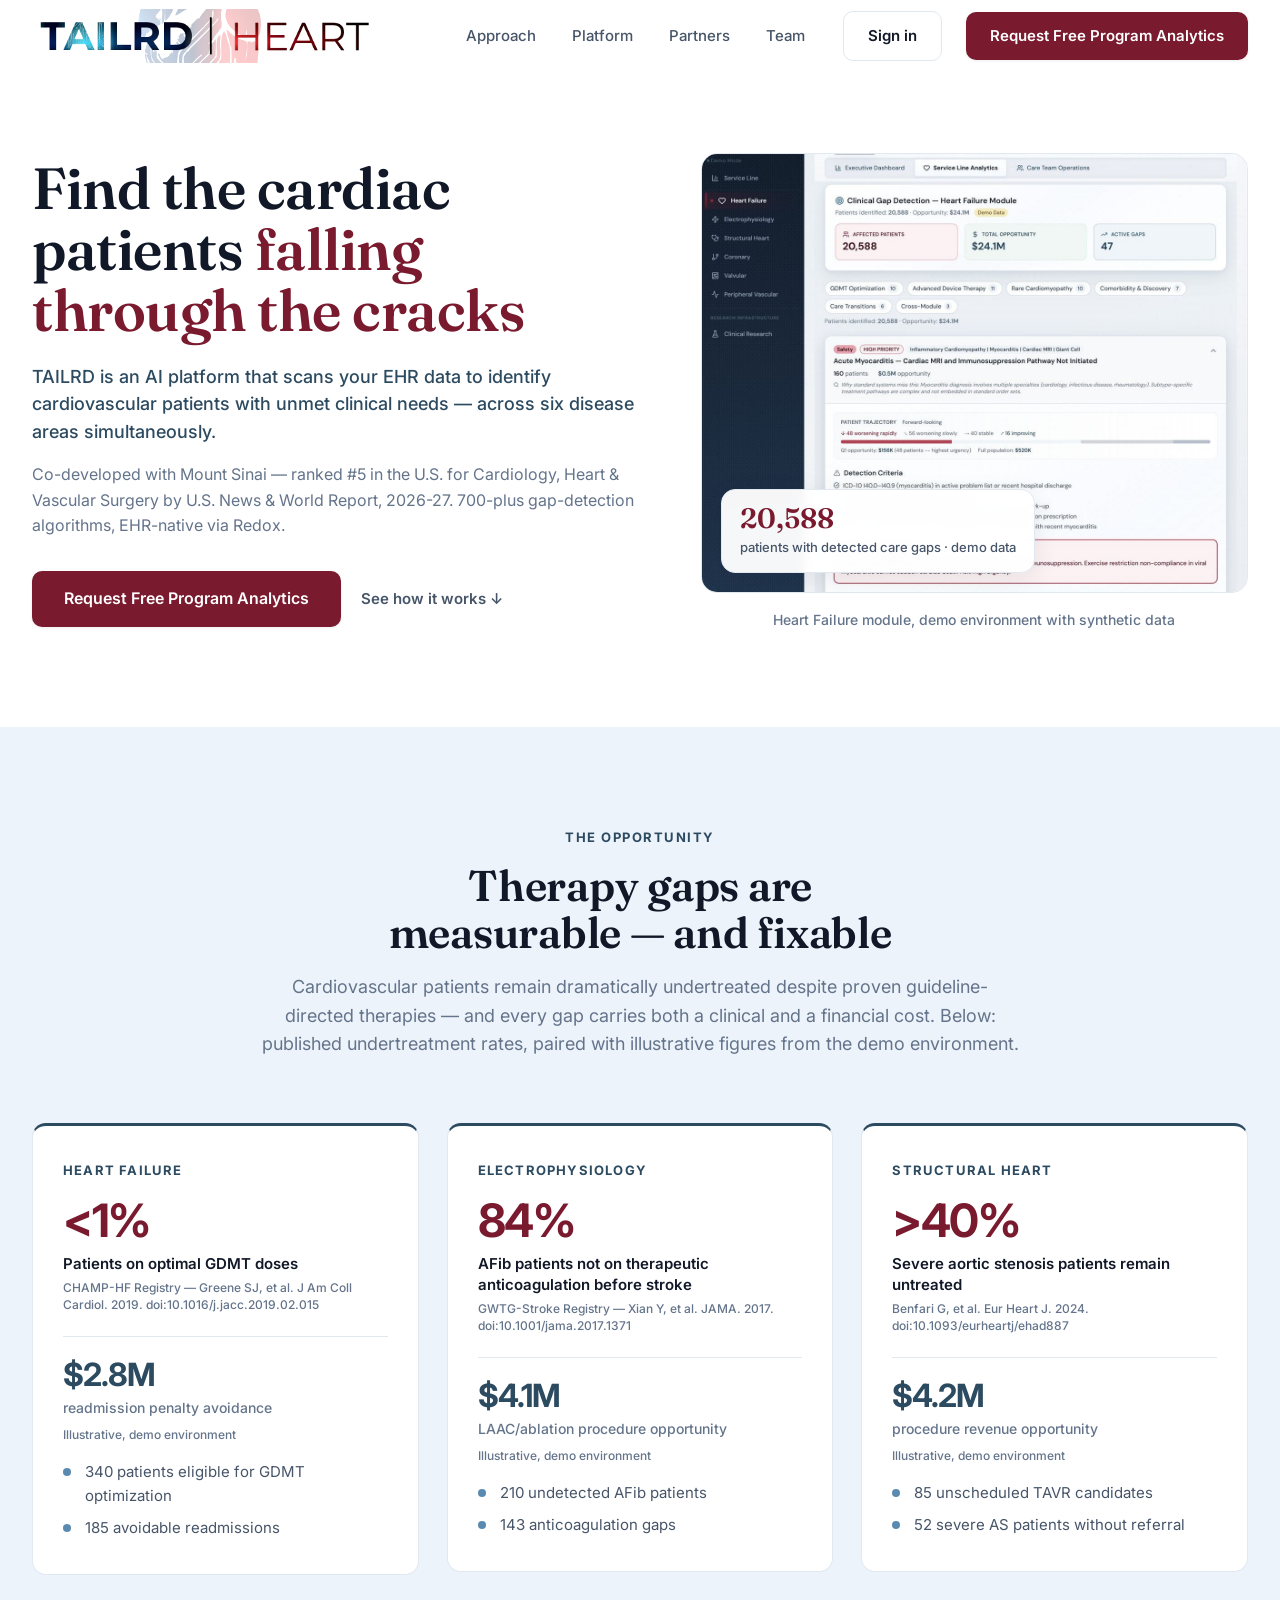
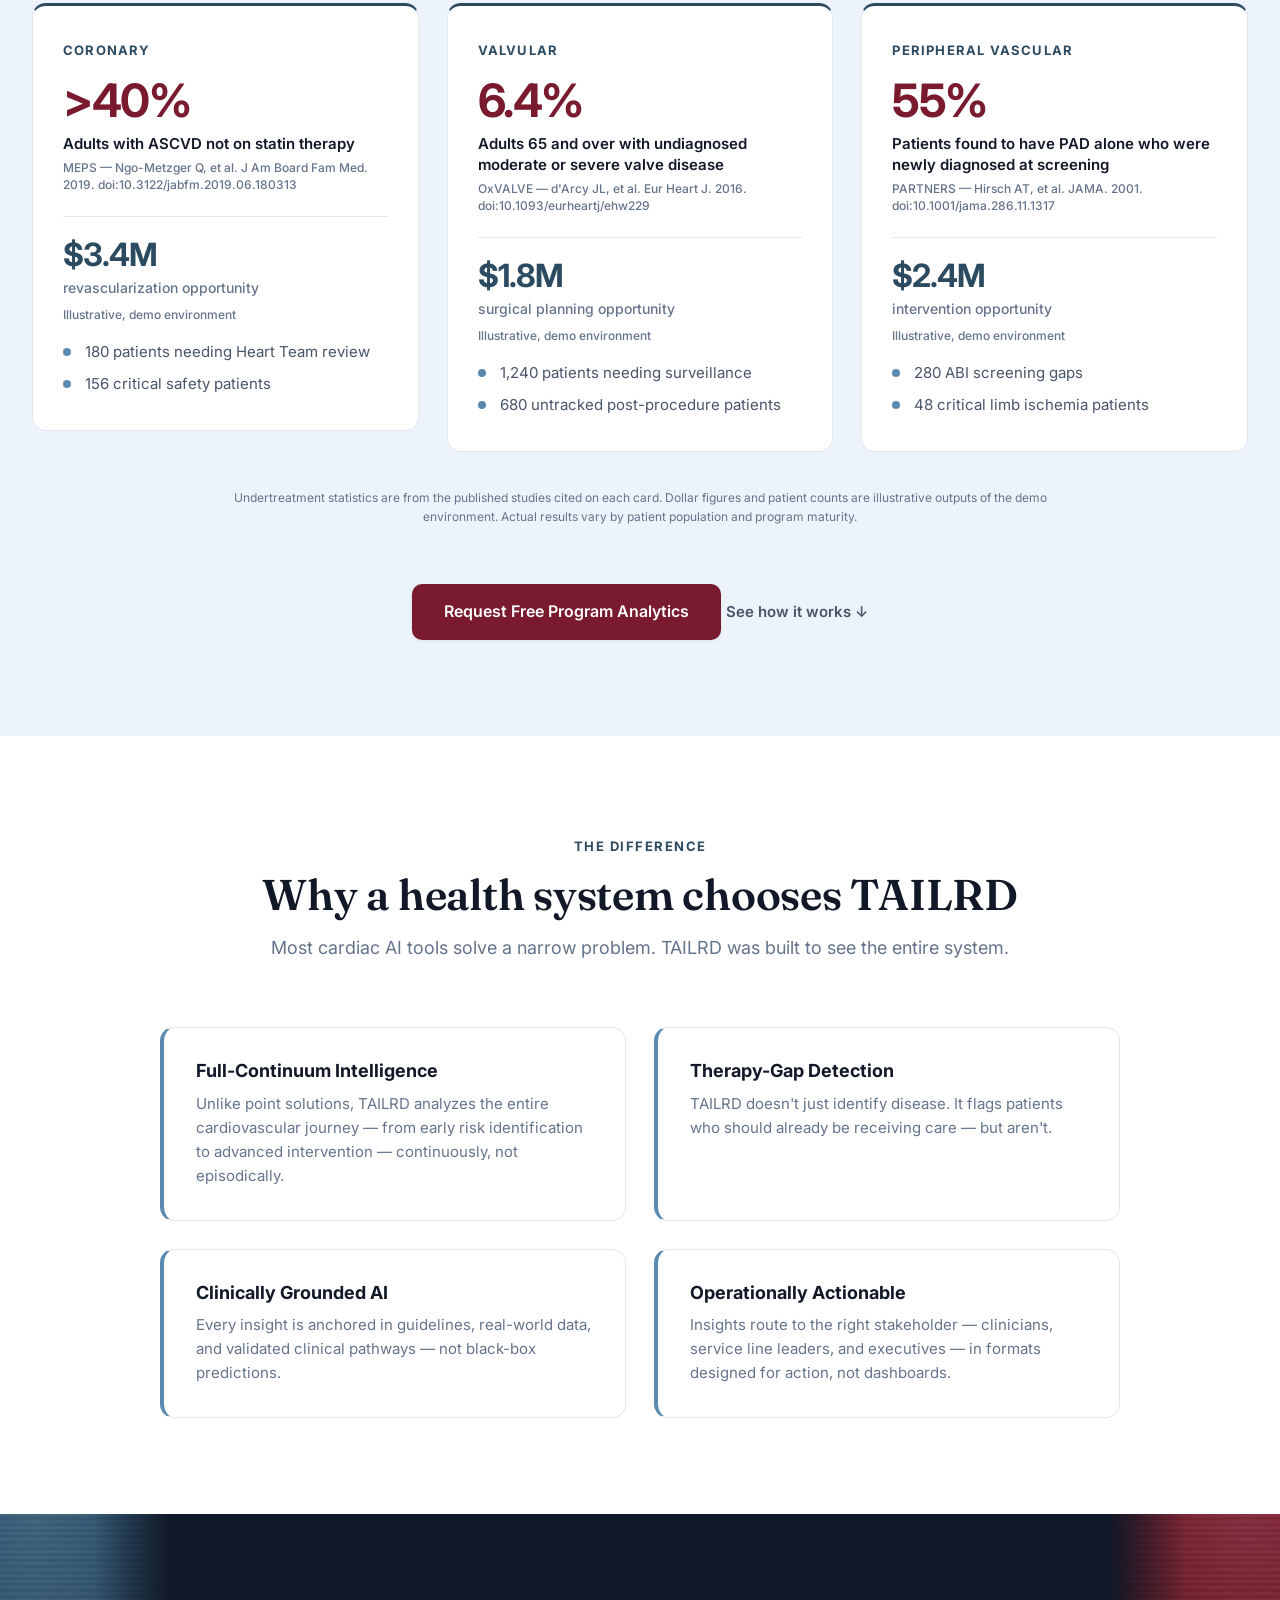
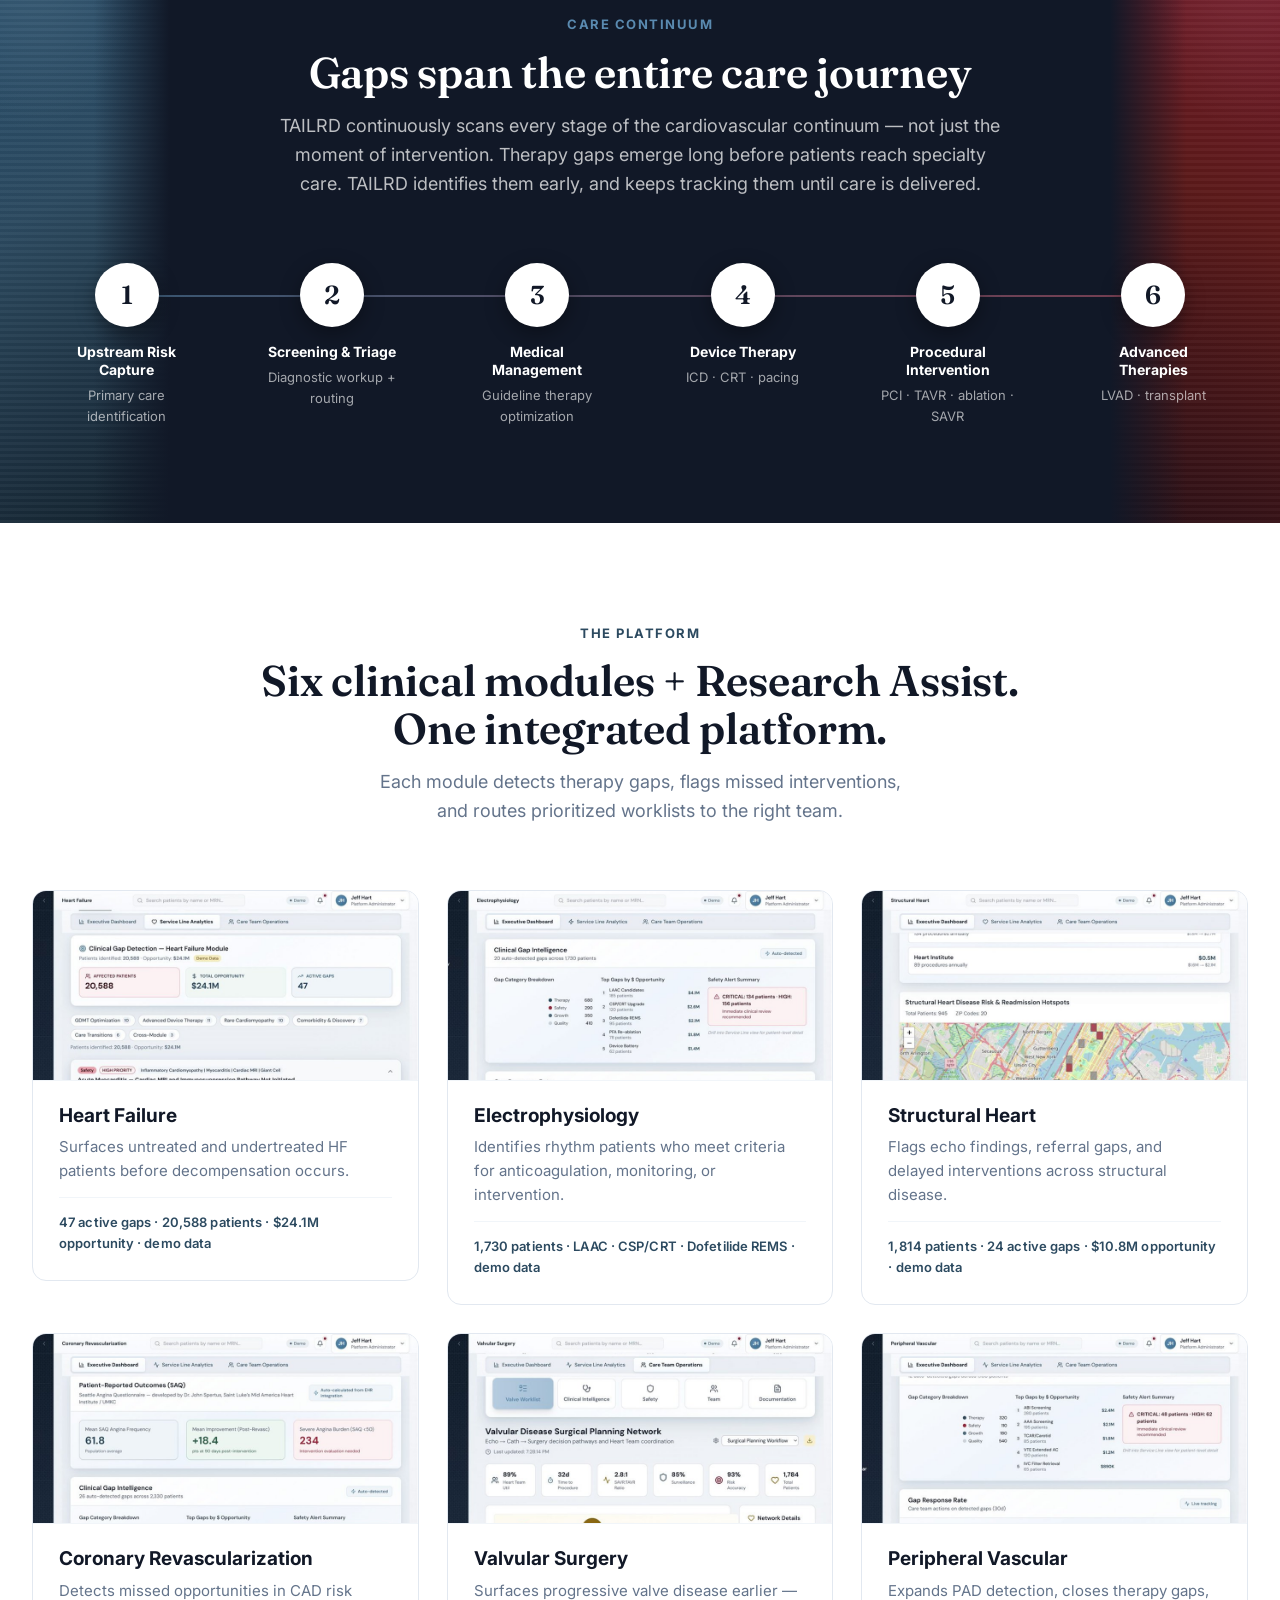
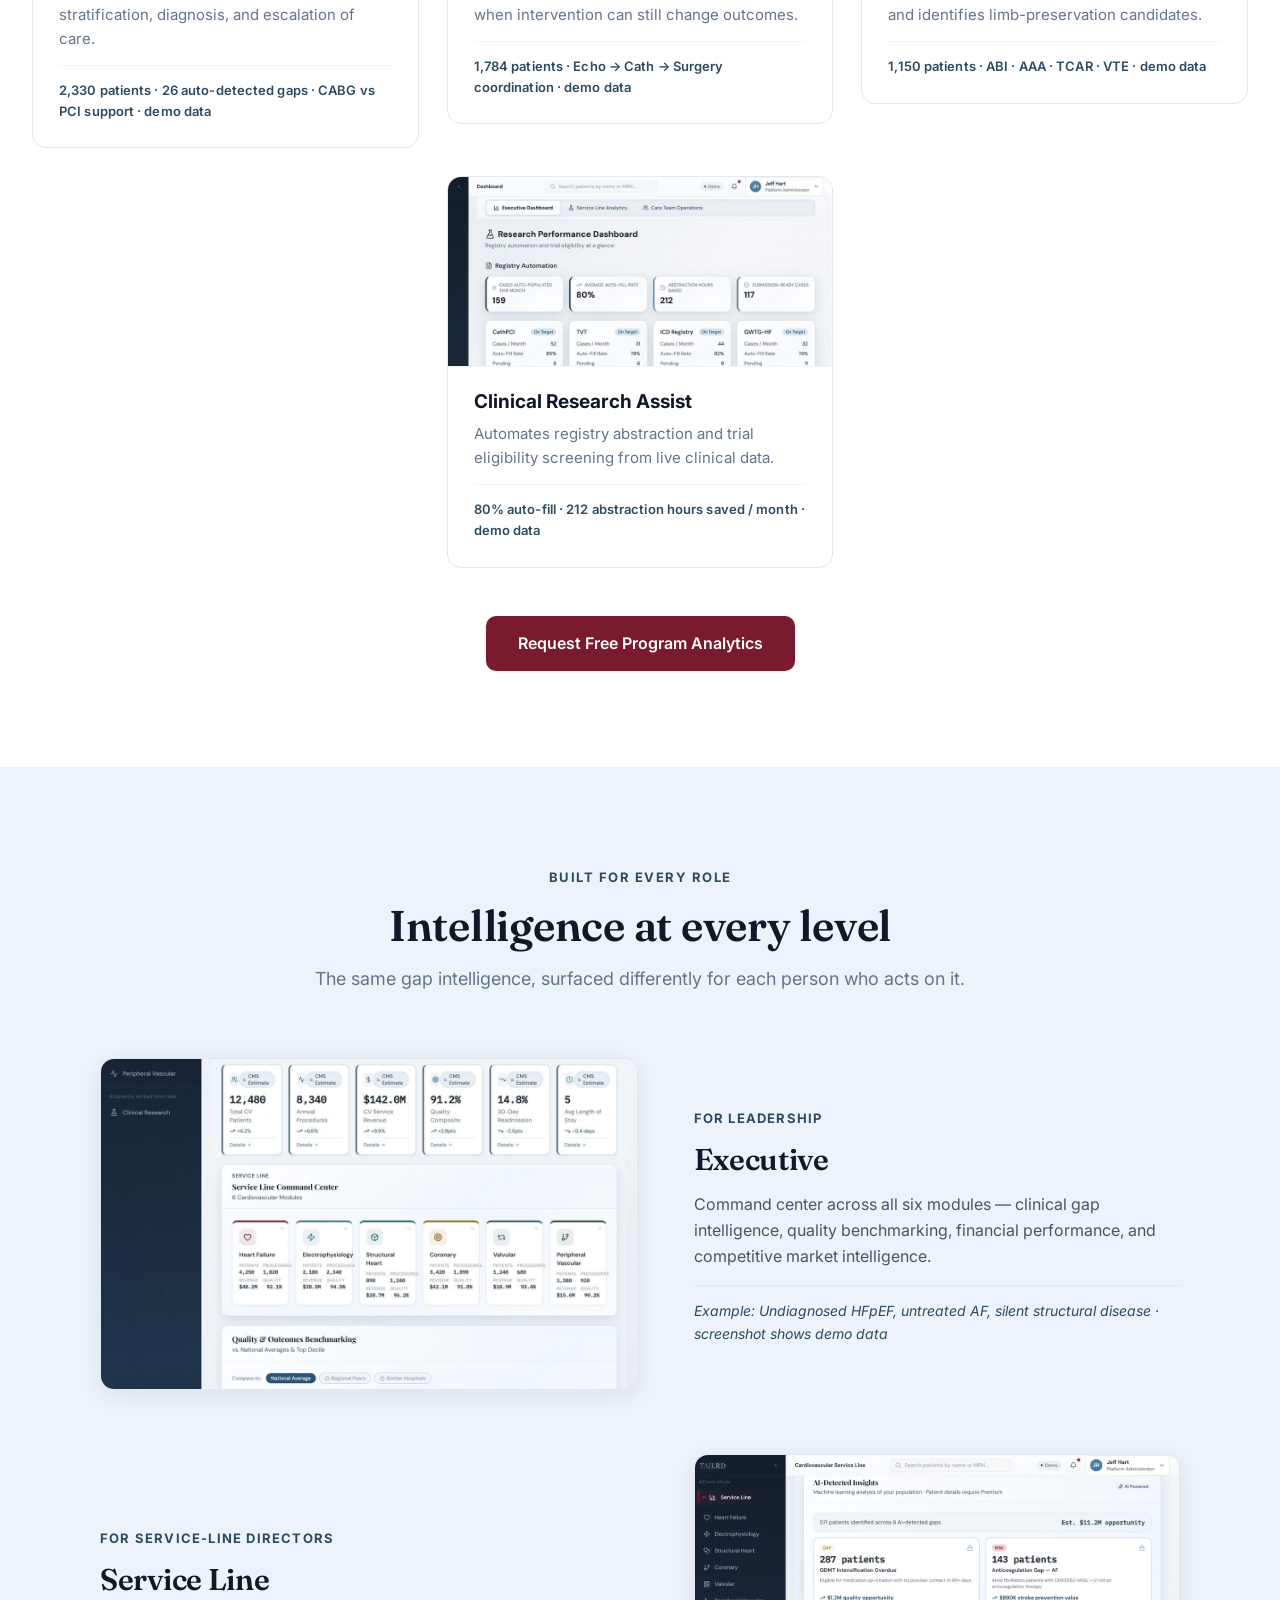
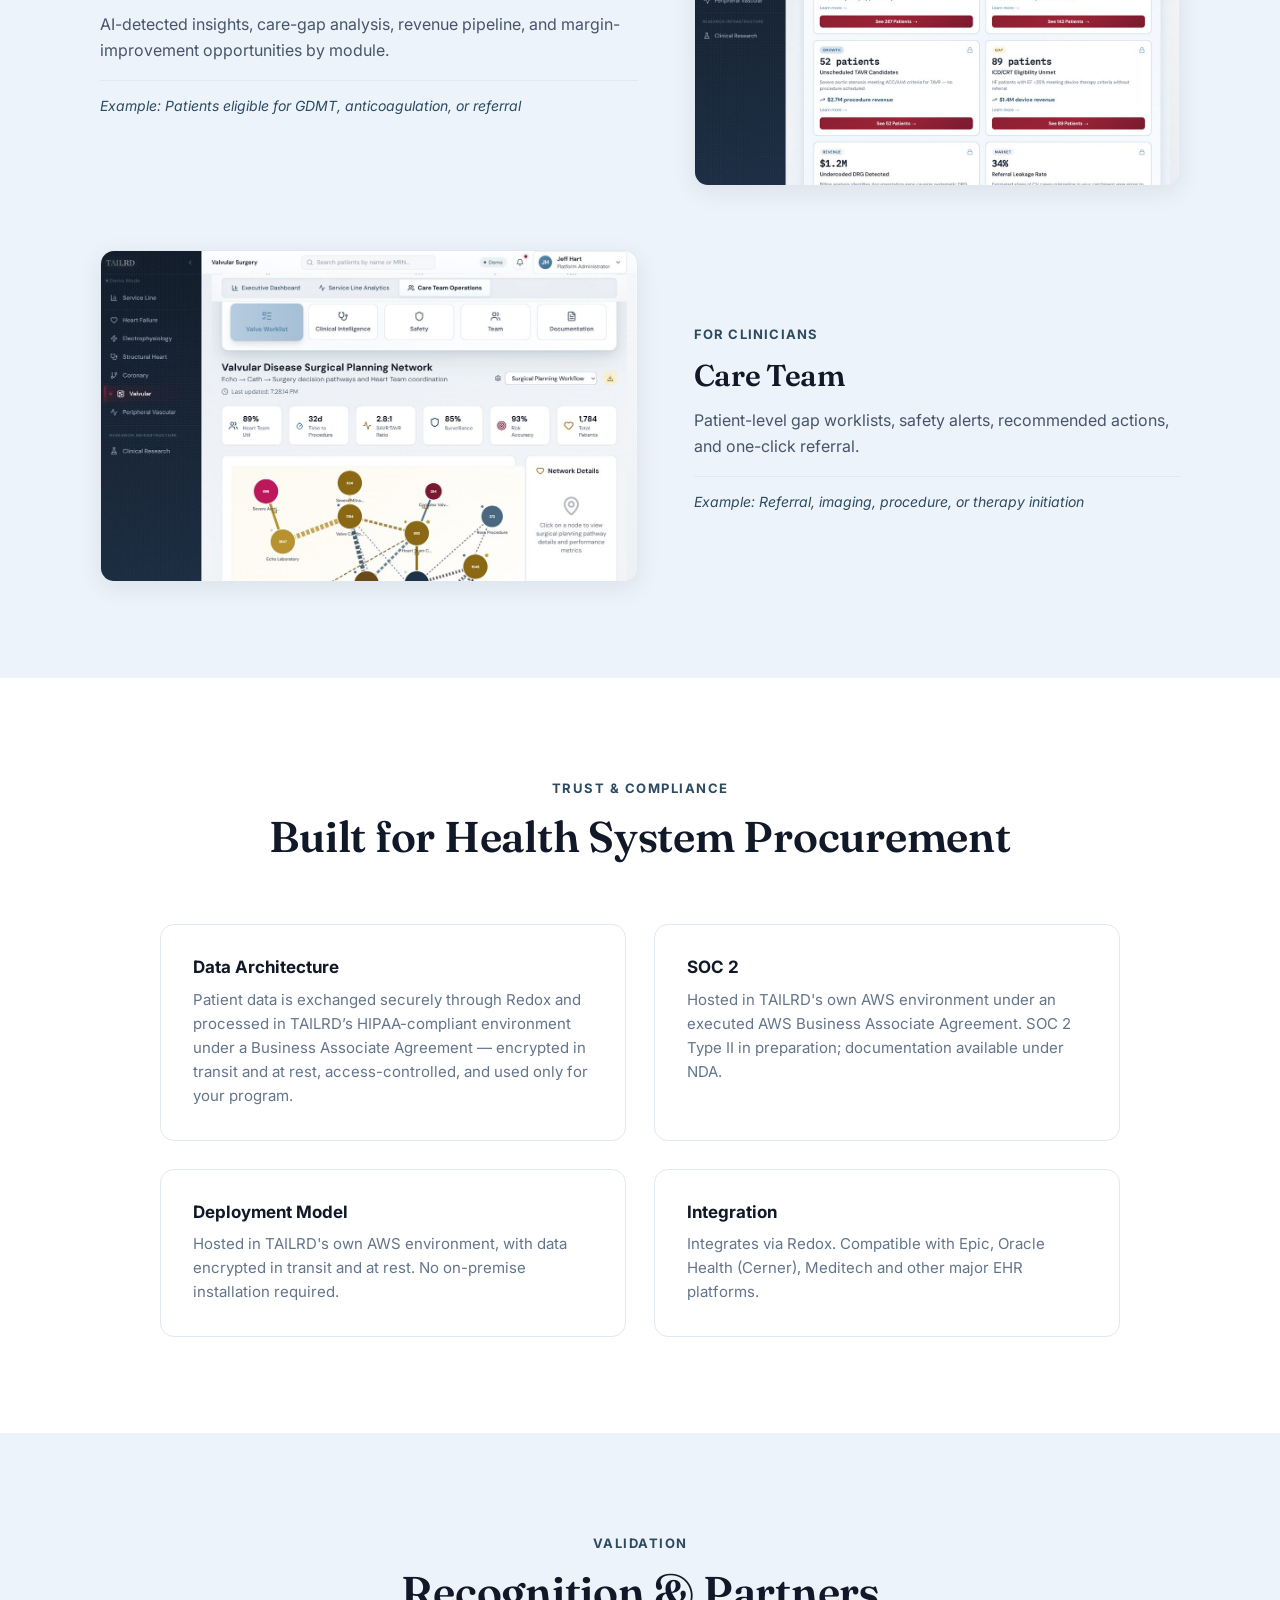
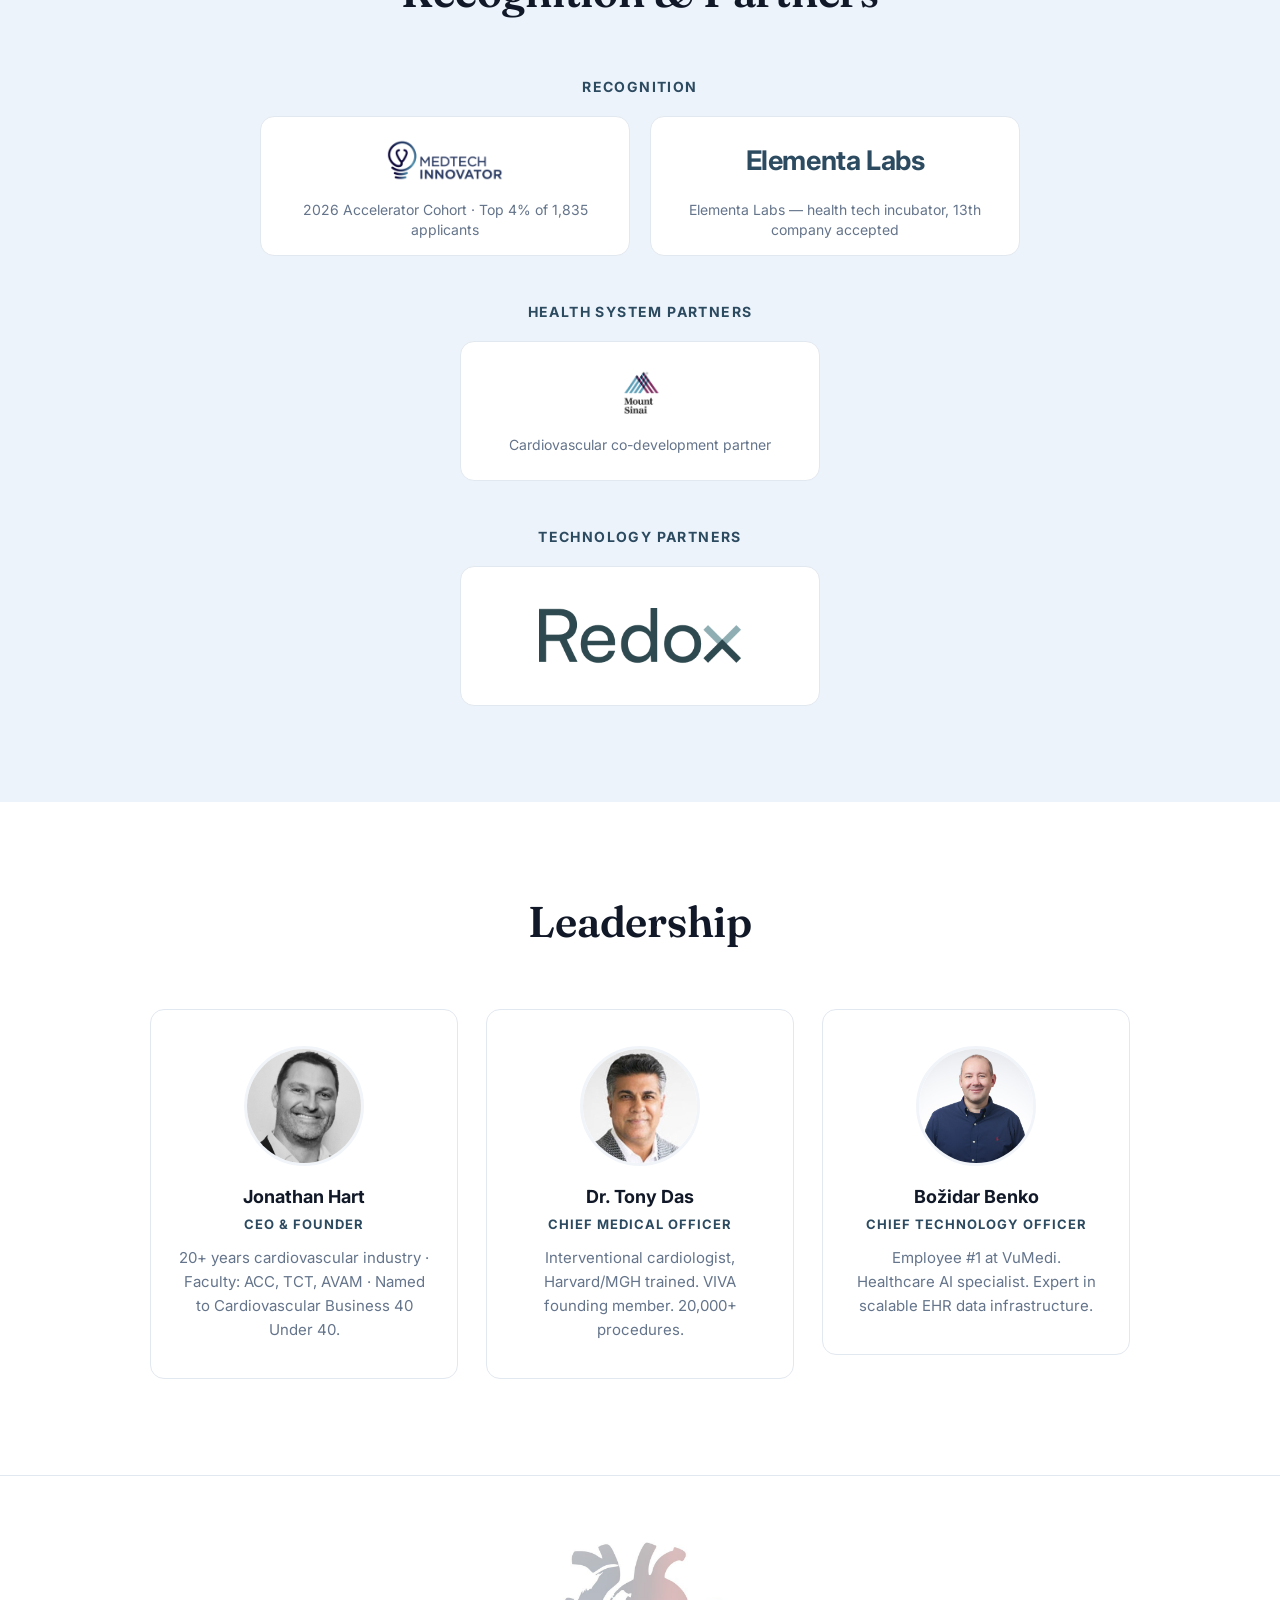
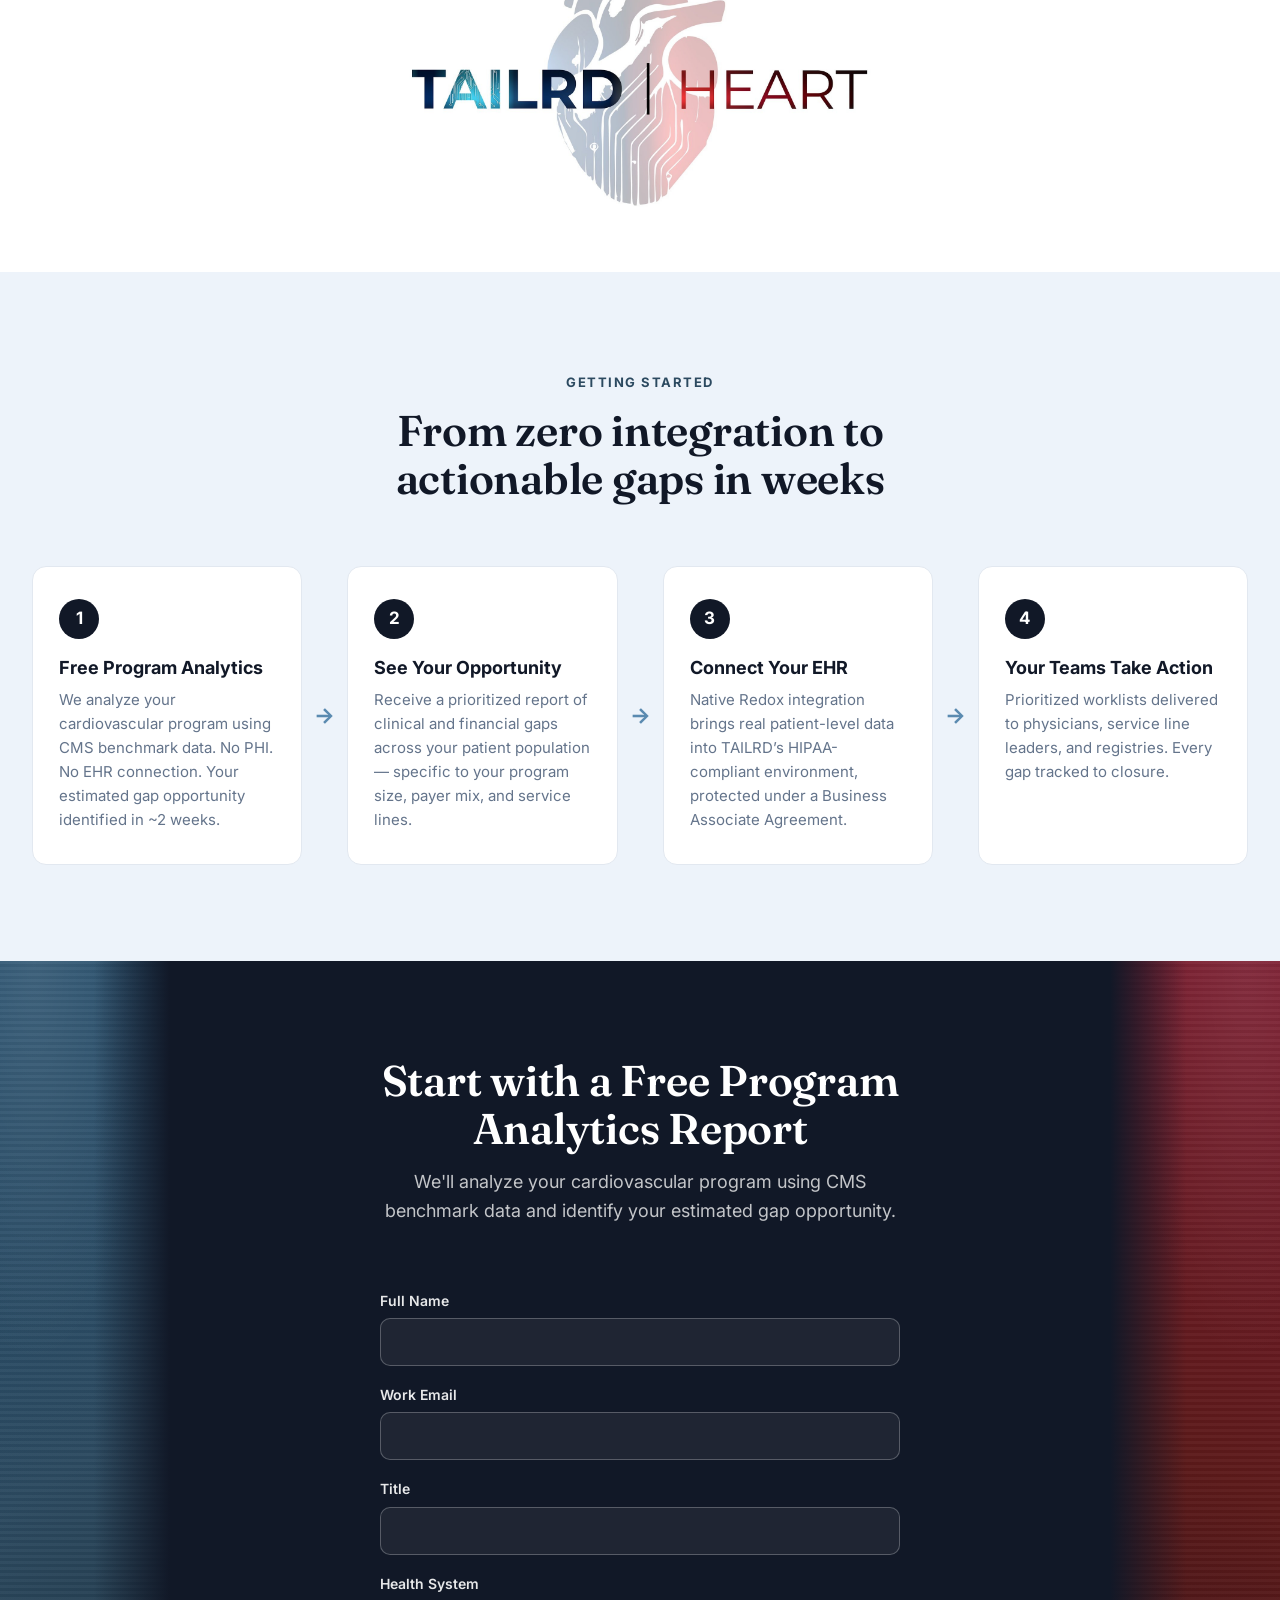
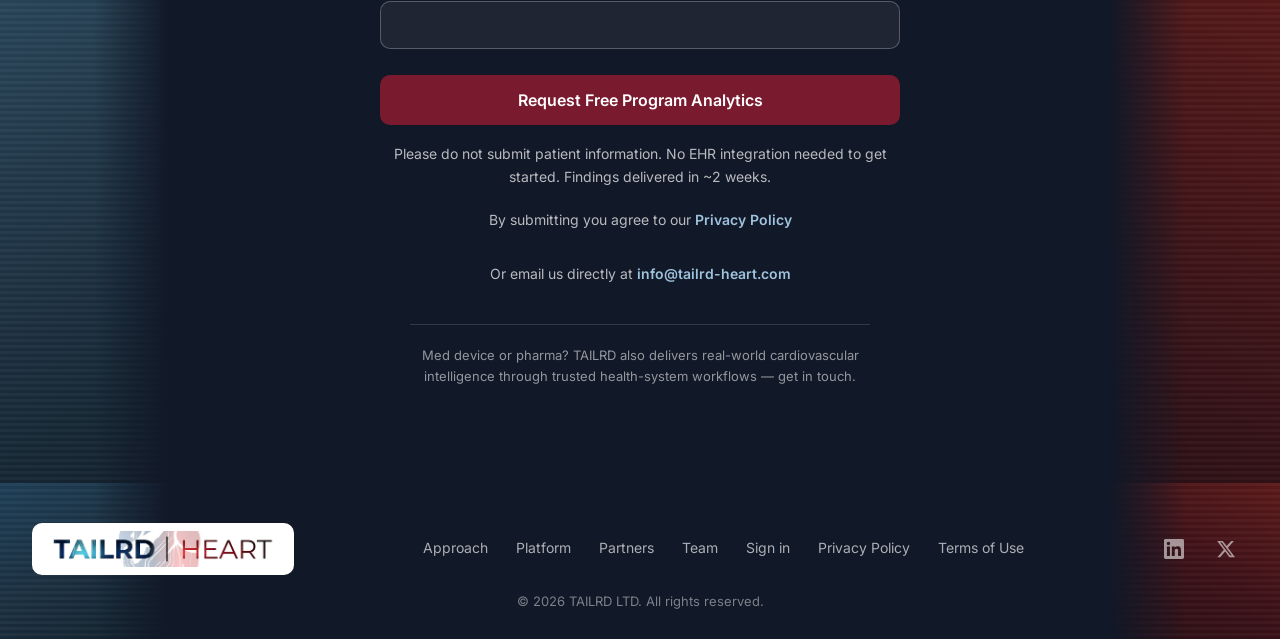
<file: index.html>
<!DOCTYPE html>
<html lang="en">
<head>
<meta charset="utf-8">
<meta name="viewport" content="width=device-width, initial-scale=1.0">
<title>TAILRD | Cardiovascular AI Platform for Health Systems</title>
<meta name="description" content="TAILRD identifies cardiovascular patients falling through the cracks — 700-plus gap detection algorithms across Heart Failure, EP, Structural Heart, Coronary, Valvular, and Peripheral Vascular. EHR-native via Redox.">
<meta property="og:title" content="TAILRD | Cardiovascular AI Platform">
<meta property="og:description" content="Find the cardiac patients falling through the cracks. 700-plus algorithms. 6 clinical modules. EHR-native.">
<meta property="og:image" content="https://tailrd-heart.com/assets/logo.png">
<meta property="og:image:alt" content="TAILRD | Heart logo">
<meta property="og:url" content="https://tailrd-heart.com">
<meta property="og:type" content="website">
<meta property="og:site_name" content="TAILRD | Heart">
<meta name="twitter:card" content="summary_large_image">
<meta name="twitter:title" content="TAILRD | Cardiovascular AI Platform">
<meta name="twitter:description" content="Find the cardiac patients falling through the cracks.">
<meta name="twitter:image" content="https://tailrd-heart.com/assets/logo.png">
<link rel="canonical" href="https://tailrd-heart.com">
<link rel="icon" type="image/png" href="assets/favicon.png">
<link rel="preconnect" href="https://fonts.googleapis.com">
<link rel="preconnect" href="https://fonts.gstatic.com" crossorigin>
<link href="https://fonts.googleapis.com/css2?family=Fraunces:opsz,wght@9..144,400;9..144,500;9..144,600;9..144,700&family=Inter:wght@400;500;600;700&display=swap" rel="stylesheet">
<link rel="stylesheet" href="style.css?v=27">
<script type="application/ld+json">
{
  "@context": "https://schema.org",
  "@type": "Organization",
  "name": "TAILRD | Heart",
  "legalName": "TAILRD LTD",
  "url": "https://tailrd-heart.com",
  "logo": "https://tailrd-heart.com/assets/logo.png",
  "sameAs": [
    "https://www.linkedin.com/company/tailrd-heart",
    "https://x.com/TAILRD_Heart"
  ]
}
</script>
<script async src="https://www.googletagmanager.com/gtag/js?id=G-D26WJ9THJ6"></script>
<script>
  window.dataLayer = window.dataLayer || [];
  function gtag(){dataLayer.push(arguments);}
  gtag('js', new Date());
  gtag('config', 'G-D26WJ9THJ6');
</script>
</head>
<body>

<!-- 1. Navigation -->
<header id="top">
  <nav class="nav" aria-label="Primary">
    <div class="container nav-inner">
      <a class="nav-brand" href="#top" aria-label="TAILRD Heart — home">
        <img class="nav-logo" src="assets/logo-horizontal.png" alt="TAILRD | Heart">
      </a>
      <ul class="nav-links" role="list">
        <li><a href="#approach">Approach</a></li>
        <li><a href="#platform">Platform</a></li>
        <li><a href="#partners">Partners</a></li>
        <li><a href="#team">Team</a></li>
      </ul>
      <a class="btn btn-outline nav-cta-btn" href="https://app.tailrd-heart.com/">Sign in</a>
      <a class="btn btn-crimson nav-cta-btn" href="#contact">Request Free Program Analytics</a>
      <button class="nav-toggle" aria-label="Open menu" aria-expanded="false" aria-controls="mobile-menu">
        <span></span><span></span><span></span>
      </button>
    </div>
    <div class="nav-mobile" id="mobile-menu" hidden>
      <a href="#approach">Approach</a>
      <a href="#platform">Platform</a>
      <a href="#partners">Partners</a>
      <a href="#team">Team</a>
      <a href="https://app.tailrd-heart.com/">Sign in</a>
      <a class="btn btn-crimson" href="#contact">Request Free Program Analytics</a>
    </div>
  </nav>
</header>

<main>

<!-- 2. Hero -->
<section class="hero" id="approach">
  <div class="container hero-grid">
    <div class="hero-copy">
      <h1>Find the cardiac patients <span class="highlight">falling through the cracks</span></h1>
      <p class="hero-definition">TAILRD is an AI platform that scans your EHR data to identify cardiovascular patients with unmet clinical needs — across six disease areas simultaneously.</p>
      <p class="hero-subhead">Co-developed with Mount Sinai — ranked #5 in the U.S. for Cardiology, Heart &amp; Vascular Surgery by U.S. News &amp; World Report, 2026-27. 700-plus gap-detection algorithms, EHR-native via Redox.</p>
      <div class="hero-actions">
        <a class="btn btn-crimson btn-lg" href="#contact">Request Free Program Analytics</a>
        <a class="hero-secondary-link" href="#how-it-works">See how it works ↓</a>
      </div>
    </div>
    <div class="hero-visual">
      <div class="hero-panel">
        <img src="assets/screenshots/hf-module.jpg" alt="Heart Failure module, demo environment with synthetic data">
        <div class="hero-stat-chip">
          <span class="hero-stat-chip-num">20,588</span>
          <span class="hero-stat-chip-label">patients with detected care gaps · demo data</span>
        </div>
      </div>
      <p class="hero-visual-caption">Heart Failure module, demo environment with synthetic data</p>
    </div>
  </div>
</section>

<!-- 3. Clinical + financial impact (merged) -->
<section class="section section-gray" id="stats">
  <div class="container">
    <div class="section-header">
      <span class="section-kicker">The opportunity</span>
      <h2>Therapy gaps are measurable — and fixable</h2>
      <p>Cardiovascular patients remain dramatically undertreated despite proven guideline-directed therapies — and every gap carries both a clinical and a financial cost. Below: published undertreatment rates, paired with illustrative figures from the demo environment.</p>
    </div>
    <div class="impact-grid">
      <div class="impact-card reveal">
        <div class="impact-module">Heart Failure</div>
        <div class="impact-stat">&lt;1%</div>
        <div class="impact-stat-label">Patients on optimal GDMT doses<span class="impact-source">CHAMP-HF Registry — Greene SJ, et al. J Am Coll Cardiol. 2019. doi:10.1016/j.jacc.2019.02.015</span></div>
        <div class="impact-divider"></div>
        <div class="impact-roi">$2.8M</div>
        <div class="impact-roi-label">readmission penalty avoidance<span class="impact-source">Illustrative, demo environment</span></div>
        <ul>
          <li>340 patients eligible for GDMT optimization</li>
          <li>185 avoidable readmissions</li>
        </ul>
      </div>
      <div class="impact-card reveal">
        <div class="impact-module">Electrophysiology</div>
        <div class="impact-stat">84%</div>
        <div class="impact-stat-label">AFib patients not on therapeutic anticoagulation before stroke<span class="impact-source">GWTG-Stroke Registry — Xian Y, et al. JAMA. 2017. doi:10.1001/jama.2017.1371</span></div>
        <div class="impact-divider"></div>
        <div class="impact-roi">$4.1M</div>
        <div class="impact-roi-label">LAAC/ablation procedure opportunity<span class="impact-source">Illustrative, demo environment</span></div>
        <ul>
          <li>210 undetected AFib patients</li>
          <li>143 anticoagulation gaps</li>
        </ul>
      </div>
      <div class="impact-card reveal">
        <div class="impact-module">Structural Heart</div>
        <div class="impact-stat">&gt;40%</div>
        <div class="impact-stat-label">Severe aortic stenosis patients remain untreated<span class="impact-source">Benfari G, et al. Eur Heart J. 2024. doi:10.1093/eurheartj/ehad887</span></div>
        <div class="impact-divider"></div>
        <div class="impact-roi">$4.2M</div>
        <div class="impact-roi-label">procedure revenue opportunity<span class="impact-source">Illustrative, demo environment</span></div>
        <ul>
          <li>85 unscheduled TAVR candidates</li>
          <li>52 severe AS patients without referral</li>
        </ul>
      </div>
      <div class="impact-card reveal">
        <div class="impact-module">Coronary</div>
        <div class="impact-stat">&gt;40%</div>
        <div class="impact-stat-label">Adults with ASCVD not on statin therapy<span class="impact-source">MEPS — Ngo-Metzger Q, et al. J Am Board Fam Med. 2019. doi:10.3122/jabfm.2019.06.180313</span></div>
        <div class="impact-divider"></div>
        <div class="impact-roi">$3.4M</div>
        <div class="impact-roi-label">revascularization opportunity<span class="impact-source">Illustrative, demo environment</span></div>
        <ul>
          <li>180 patients needing Heart Team review</li>
          <li>156 critical safety patients</li>
        </ul>
      </div>
      <div class="impact-card reveal">
        <div class="impact-module">Valvular</div>
        <div class="impact-stat">6.4%</div>
        <div class="impact-stat-label">Adults 65 and over with undiagnosed moderate or severe valve disease<span class="impact-source">OxVALVE — d'Arcy JL, et al. Eur Heart J. 2016. doi:10.1093/eurheartj/ehw229</span></div>
        <div class="impact-divider"></div>
        <div class="impact-roi">$1.8M</div>
        <div class="impact-roi-label">surgical planning opportunity<span class="impact-source">Illustrative, demo environment</span></div>
        <ul>
          <li>1,240 patients needing surveillance</li>
          <li>680 untracked post-procedure patients</li>
        </ul>
      </div>
      <div class="impact-card reveal">
        <div class="impact-module">Peripheral Vascular</div>
        <div class="impact-stat">55%</div>
        <div class="impact-stat-label">Patients found to have PAD alone who were newly diagnosed at screening<span class="impact-source">PARTNERS — Hirsch AT, et al. JAMA. 2001. doi:10.1001/jama.286.11.1317</span></div>
        <div class="impact-divider"></div>
        <div class="impact-roi">$2.4M</div>
        <div class="impact-roi-label">intervention opportunity<span class="impact-source">Illustrative, demo environment</span></div>
        <ul>
          <li>280 ABI screening gaps</li>
          <li>48 critical limb ischemia patients</li>
        </ul>
      </div>
    </div>
    <p class="impact-disclaimer">Undertreatment statistics are from the published studies cited on each card. Dollar figures and patient counts are illustrative outputs of the demo environment. Actual results vary by patient population and program maturity.</p>
    <div class="section-cta">
      <a class="btn btn-crimson btn-lg" href="#contact">Request Free Program Analytics</a>
      <a class="section-cta-link" href="#how-it-works">See how it works ↓</a>
    </div>
  </div>
</section>

<!-- 6. Why TAILRD -->
<section class="section" id="platform">
  <div class="container">
    <div class="section-header">
      <span class="section-kicker">The difference</span>
      <h2>Why a health system chooses TAILRD</h2>
      <p>Most cardiac AI tools solve a narrow problem. TAILRD was built to see the entire system.</p>
    </div>
    <div class="diff-grid">
      <div class="diff-card reveal">
        <h3>Full-Continuum Intelligence</h3>
        <p>Unlike point solutions, TAILRD analyzes the entire cardiovascular journey — from early risk identification to advanced intervention — continuously, not episodically.</p>
      </div>
      <div class="diff-card reveal">
        <h3>Therapy-Gap Detection</h3>
        <p>TAILRD doesn't just identify disease. It flags patients who should already be receiving care — but aren't.</p>
      </div>
      <div class="diff-card reveal">
        <h3>Clinically Grounded AI</h3>
        <p>Every insight is anchored in guidelines, real-world data, and validated clinical pathways — not black-box predictions.</p>
      </div>
      <div class="diff-card reveal">
        <h3>Operationally Actionable</h3>
        <p>Insights route to the right stakeholder — clinicians, service line leaders, and executives — in formats designed for action, not dashboards.</p>
      </div>
    </div>
  </div>
</section>

<!-- Care continuum -->
<section class="section section-dark continuum-section">
  <div class="container">
    <div class="section-header">
      <span class="section-kicker">Care continuum</span>
      <h2>Gaps span the entire care journey</h2>
      <p>TAILRD continuously scans every stage of the cardiovascular continuum — not just the moment of intervention. Therapy gaps emerge long before patients reach specialty care. TAILRD identifies them early, and keeps tracking them until care is delivered.</p>
    </div>
    <div class="continuum">
      <div class="continuum-track">
        <div class="continuum-stage reveal">
          <div class="continuum-node"><span class="continuum-num">1</span></div>
          <div class="continuum-label">Upstream Risk Capture</div>
          <div class="continuum-sub">Primary care identification</div>
        </div>
        <div class="continuum-stage reveal">
          <div class="continuum-node"><span class="continuum-num">2</span></div>
          <div class="continuum-label">Screening &amp; Triage</div>
          <div class="continuum-sub">Diagnostic workup + routing</div>
        </div>
        <div class="continuum-stage reveal">
          <div class="continuum-node"><span class="continuum-num">3</span></div>
          <div class="continuum-label">Medical Management</div>
          <div class="continuum-sub">Guideline therapy optimization</div>
        </div>
        <div class="continuum-stage reveal">
          <div class="continuum-node"><span class="continuum-num">4</span></div>
          <div class="continuum-label">Device Therapy</div>
          <div class="continuum-sub">ICD · CRT · pacing</div>
        </div>
        <div class="continuum-stage reveal">
          <div class="continuum-node"><span class="continuum-num">5</span></div>
          <div class="continuum-label">Procedural Intervention</div>
          <div class="continuum-sub">PCI · TAVR · ablation · SAVR</div>
        </div>
        <div class="continuum-stage reveal">
          <div class="continuum-node"><span class="continuum-num">6</span></div>
          <div class="continuum-label">Advanced Therapies</div>
          <div class="continuum-sub">LVAD · transplant</div>
        </div>
      </div>
    </div>
  </div>
</section>

<!-- 7. Modules - flip cards -->
<section class="section" id="modules">
  <div class="container">
    <div class="section-header">
      <span class="section-kicker">The platform</span>
      <h2>Six clinical modules + Research&nbsp;Assist. One integrated platform.</h2>
      <p>Each module detects therapy gaps, flags missed interventions, and routes prioritized worklists to the right team.</p>
    </div>
    <div class="modules-grid">
      <article class="module-card reveal">
        <div class="module-shot"><img src="assets/screenshots/thumbs/hf-module.jpg" alt="Heart Failure module dashboard" loading="lazy"></div>
        <div class="module-body">
          <h3>Heart Failure</h3>
          <p>Surfaces untreated and undertreated HF patients before decompensation occurs.</p>
          <p class="module-metric">47 active gaps · 20,588 patients · $24.1M opportunity · demo data</p>
        </div>
      </article>
      <article class="module-card reveal">
        <div class="module-shot"><img src="assets/screenshots/thumbs/ep-module.jpg" alt="Electrophysiology module dashboard" loading="lazy"></div>
        <div class="module-body">
          <h3>Electrophysiology</h3>
          <p>Identifies rhythm patients who meet criteria for anticoagulation, monitoring, or intervention.</p>
          <p class="module-metric">1,730 patients · LAAC · CSP/CRT · Dofetilide REMS · demo data</p>
        </div>
      </article>
      <article class="module-card reveal">
        <div class="module-shot"><img src="assets/screenshots/thumbs/structural-module.jpg" alt="Structural Heart module dashboard" loading="lazy"></div>
        <div class="module-body">
          <h3>Structural Heart</h3>
          <p>Flags echo findings, referral gaps, and delayed interventions across structural disease.</p>
          <p class="module-metric">1,814 patients · 24 active gaps · $10.8M opportunity · demo data</p>
        </div>
      </article>
      <article class="module-card reveal">
        <div class="module-shot"><img src="assets/screenshots/thumbs/coronary-module.jpg" alt="Coronary Revascularization module dashboard" loading="lazy"></div>
        <div class="module-body">
          <h3>Coronary Revascularization</h3>
          <p>Detects missed opportunities in CAD risk stratification, diagnosis, and escalation of care.</p>
          <p class="module-metric">2,330 patients · 26 auto-detected gaps · CABG vs PCI support · demo data</p>
        </div>
      </article>
      <article class="module-card reveal">
        <div class="module-shot"><img src="assets/screenshots/thumbs/valvular-module.jpg" alt="Valvular Surgery module dashboard" loading="lazy"></div>
        <div class="module-body">
          <h3>Valvular Surgery</h3>
          <p>Surfaces progressive valve disease earlier — when intervention can still change outcomes.</p>
          <p class="module-metric">1,784 patients · Echo → Cath → Surgery coordination · demo data</p>
        </div>
      </article>
      <article class="module-card reveal">
        <div class="module-shot"><img src="assets/screenshots/thumbs/peripheral-module.jpg" alt="Peripheral Vascular module dashboard" loading="lazy"></div>
        <div class="module-body">
          <h3>Peripheral Vascular</h3>
          <p>Expands PAD detection, closes therapy gaps, and identifies limb-preservation candidates.</p>
          <p class="module-metric">1,150 patients · ABI · AAA · TCAR · VTE · demo data</p>
        </div>
      </article>
      <article class="module-card reveal">
        <div class="module-shot"><img src="assets/screenshots/thumbs/registry-view.jpg" alt="Clinical Research Assist module dashboard" loading="lazy"></div>
        <div class="module-body">
          <h3>Clinical Research Assist</h3>
          <p>Automates registry abstraction and trial eligibility screening from live clinical data.</p>
          <p class="module-metric">80% auto-fill · 212 abstraction hours saved / month · demo data</p>
        </div>
      </article>
    </div>
    <div class="section-cta">
      <a class="btn btn-crimson btn-lg" href="#contact">Request Free Program Analytics</a>
    </div>
  </div>
</section>

<!-- 8. 3-tier intelligence -->
<section class="section section-gray" id="intelligence">
  <div class="container">
    <div class="section-header">
      <span class="section-kicker">Built for every role</span>
      <h2>Intelligence at every level</h2>
      <p>The same gap intelligence, surfaced differently for each person who acts on it.</p>
    </div>
    <div class="tier-rows">
      <div class="tier-row reveal">
        <div class="tier-media"><img src="assets/screenshots/serviceline-command-center.jpg" alt="Service Line Command Center across six cardiovascular modules with quality benchmarking, demo data" loading="lazy"></div>
        <div class="tier-content">
          <span class="tier-kicker">For leadership</span>
          <h3>Executive</h3>
          <p>Command center across all six modules — clinical gap intelligence, quality benchmarking, financial performance, and competitive market intelligence.</p>
          <p class="tier-example">Example: Undiagnosed HFpEF, untreated AF, silent structural disease · screenshot shows demo data</p>
        </div>
      </div>
      <div class="tier-row reveal">
        <div class="tier-media"><img src="assets/screenshots/serviceline-insights.jpg" alt="Service line analytics and insights view" loading="lazy"></div>
        <div class="tier-content">
          <span class="tier-kicker">For service-line directors</span>
          <h3>Service Line</h3>
          <p>AI-detected insights, care-gap analysis, revenue pipeline, and margin-improvement opportunities by module.</p>
          <p class="tier-example">Example: Patients eligible for GDMT, anticoagulation, or referral</p>
        </div>
      </div>
      <div class="tier-row reveal">
        <div class="tier-media"><img src="assets/screenshots/valvular-module.jpg" alt="Valvular Surgery care team view showing a surgical planning network, demo data" loading="lazy"></div>
        <div class="tier-content">
          <span class="tier-kicker">For clinicians</span>
          <h3>Care Team</h3>
          <p>Patient-level gap worklists, safety alerts, recommended actions, and one-click referral.</p>
          <p class="tier-example">Example: Referral, imaging, procedure, or therapy initiation</p>
        </div>
      </div>
    </div>
  </div>
</section>

<!-- 9. Security & Compliance -->
<section class="section" id="security">
  <div class="container">
    <div class="section-header">
      <span class="section-kicker">Trust &amp; compliance</span>
      <h2>Built for Health System Procurement</h2>
    </div>
    <div class="security-grid">
      <div class="security-card reveal">
        <h3>Data Architecture</h3>
        <p>Patient data is exchanged securely through Redox and processed in TAILRD’s HIPAA-compliant environment under a Business Associate Agreement — encrypted in transit and at rest, access-controlled, and used only for your program.</p>
      </div>
      <div class="security-card reveal">
        <h3>SOC 2</h3>
        <p>Hosted in TAILRD's own AWS environment under an executed AWS Business Associate Agreement. SOC 2 Type II in preparation; documentation available under NDA.</p>
      </div>
      <div class="security-card reveal">
        <h3>Deployment Model</h3>
        <p>Hosted in TAILRD's own AWS environment, with data encrypted in transit and at rest. No on-premise installation required.</p>
      </div>
      <div class="security-card reveal">
        <h3>Integration</h3>
        <p>Integrates via Redox. Compatible with Epic, Oracle Health (Cerner), Meditech and other major EHR platforms.</p>
      </div>
    </div>
  </div>
</section>

<!-- 10. Recognition & Partners -->
<section class="section section-gray" id="partners">
  <div class="container">
    <div class="section-header">
      <span class="section-kicker">Validation</span>
      <h2>Recognition &amp; Partners</h2>
    </div>
    <div class="partners-block">
      <h3 class="partners-subhead">Recognition</h3>
      <div class="partners-grid">
        <a class="partner-card reveal" href="https://medtechinnovator.org" target="_blank" rel="noopener" aria-label="MedTech Innovator">
          <img class="partner-logo" src="assets/logos/mti.png" alt="MedTech Innovator" loading="lazy">
          <p>2026 Accelerator Cohort · Top 4% of 1,835 applicants</p>
        </a>
        <div class="partner-card reveal">
          <span class="partner-logo-text">Elementa Labs</span>
          <p>Elementa Labs — health tech incubator, 13th company accepted</p>
        </div>
      </div>
    </div>
    <div class="partners-block">
      <h3 class="partners-subhead">Health System Partners</h3>
      <div class="partners-grid partners-grid-solo">
        <div class="partner-card reveal">
          <img class="partner-logo" src="assets/logos/mount-sinai.png" alt="Mount Sinai Health System" loading="lazy">
          <p>Cardiovascular co-development partner</p>
        </div>
      </div>
    </div>
    <div class="partners-block">
      <h3 class="partners-subhead">Technology Partners</h3>
      <div class="partners-grid partners-grid-solo">
        <a class="partner-card reveal" href="https://redoxengine.com" target="_blank" rel="noopener" aria-label="Redox">
          <img class="partner-logo" src="assets/logos/redox.png" alt="Redox" loading="lazy">
        </a>
      </div>
    </div>
  </div>
</section>

<!-- 11. Team -->
<section class="section" id="team">
  <div class="container">
    <div class="section-header">
      <h2>Leadership</h2>
    </div>
    <div class="team-grid">
      <div class="team-card reveal">
        <img class="team-photo" src="assets/team/jonathan-hart.jpg" alt="Jonathan Hart" loading="lazy">
        <h3>Jonathan Hart</h3>
        <div class="team-role">CEO &amp; Founder</div>
        <p>20+ years cardiovascular industry · Faculty: ACC, TCT, AVAM · Named to Cardiovascular Business 40 Under 40.</p>
      </div>
      <div class="team-card reveal">
        <img class="team-photo" src="assets/team/tony-das.jpg" alt="Dr. Tony Das" loading="lazy">
        <h3>Dr. Tony Das</h3>
        <div class="team-role">Chief Medical Officer</div>
        <p>Interventional cardiologist, Harvard/MGH trained. VIVA founding member. 20,000+ procedures.</p>
      </div>
      <div class="team-card reveal">
        <img class="team-photo" src="assets/team/bozidar-benko.jpg" alt="Božidar Benko" loading="lazy">
        <h3>Božidar Benko</h3>
        <div class="team-role">Chief Technology Officer</div>
        <p>Employee #1 at VuMedi. Healthcare AI specialist. Expert in scalable EHR data infrastructure.</p>
      </div>
    </div>
  </div>
</section>

<!-- Logo band -->
<section class="logo-band">
  <div class="container">
    <img class="logo-band-img" src="assets/logo.png" alt="TAILRD | Heart">
  </div>
</section>

<!-- How it works (process → CTA) -->
<section class="section section-gray" id="how-it-works">
  <div class="container">
    <div class="section-header">
      <span class="section-kicker">Getting started</span>
      <h2>From zero integration to actionable gaps in weeks</h2>
    </div>
    <div class="steps-flow">
      <div class="step-card reveal">
        <div class="step-num">1</div>
        <h3>Free Program Analytics</h3>
        <p>We analyze your cardiovascular program using CMS benchmark data. No PHI. No EHR connection. Your estimated gap opportunity identified in ~2 weeks.</p>
      </div>
      <div class="step-arrow" aria-hidden="true">→</div>
      <div class="step-card reveal">
        <div class="step-num">2</div>
        <h3>See Your Opportunity</h3>
        <p>Receive a prioritized report of clinical and financial gaps across your patient population — specific to your program size, payer mix, and service lines.</p>
      </div>
      <div class="step-arrow" aria-hidden="true">→</div>
      <div class="step-card reveal">
        <div class="step-num">3</div>
        <h3>Connect Your EHR</h3>
        <p>Native Redox integration brings real patient-level data into TAILRD’s HIPAA-compliant environment, protected under a Business Associate Agreement.</p>
      </div>
      <div class="step-arrow" aria-hidden="true">→</div>
      <div class="step-card reveal">
        <div class="step-num">4</div>
        <h3>Your Teams Take Action</h3>
        <p>Prioritized worklists delivered to physicians, service line leaders, and registries. Every gap tracked to closure.</p>
      </div>
    </div>
  </div>
</section>

<!-- 12. CTA / Contact -->
<section class="section contact-section" id="contact">
  <div class="container">
    <div class="section-header section-header-light">
      <h2>Start with a Free Program Analytics Report</h2>
      <p>We'll analyze your cardiovascular program using CMS benchmark data and identify your estimated gap opportunity.</p>
    </div>
    <form class="contact-form" action="https://formspree.io/f/xlgpvvvd" method="POST">
      <input type="hidden" name="_subject" value="New TAILRD Lead">
      <input type="text" name="_gotcha" style="display:none" tabindex="-1" autocomplete="off" aria-hidden="true">
      <div class="form-row">
        <label for="f-name">Full Name</label>
        <input id="f-name" name="name" type="text" required autocomplete="name">
      </div>
      <div class="form-row">
        <label for="f-email">Work Email</label>
        <input id="f-email" name="email" type="email" required autocomplete="email">
      </div>
      <div class="form-row">
        <label for="f-title">Title</label>
        <input id="f-title" name="title" type="text" required autocomplete="organization-title">
      </div>
      <div class="form-row">
        <label for="f-org">Health System</label>
        <input id="f-org" name="organization" type="text" required autocomplete="organization">
      </div>
      <button class="btn btn-crimson btn-lg form-submit" type="submit">Request Free Program Analytics</button>
      <p class="form-note">Please do not submit patient information. No EHR integration needed to get started. Findings delivered in ~2 weeks.</p>
      <p class="form-alt">By submitting you agree to our <a href="/privacy">Privacy Policy</a></p>
      <p class="form-alt">Or email us directly at <a href="mailto:info@tailrd-heart.com">info@tailrd-heart.com</a></p>
      <p class="form-aside">Med device or pharma? TAILRD also delivers real-world cardiovascular intelligence through trusted health-system workflows — get in touch.</p>
    </form>
  </div>
</section>

</main>

<!-- 13. Footer -->
<footer>
  <div class="container footer-inner">
    <a class="footer-brand" href="#top" aria-label="TAILRD Heart — back to top">
      <img class="footer-logo-img" src="assets/logo-horizontal.png" alt="TAILRD | Heart" loading="lazy">
    </a>
    <nav class="footer-nav" aria-label="Footer">
      <a href="#approach">Approach</a>
      <a href="#platform">Platform</a>
      <a href="#partners">Partners</a>
      <a href="#team">Team</a>
      <a href="https://app.tailrd-heart.com/">Sign in</a>
      <a href="/privacy">Privacy Policy</a>
      <a href="/terms">Terms of Use</a>
    </nav>
    <div class="footer-social">
      <a aria-label="LinkedIn" href="https://www.linkedin.com/company/tailrd-heart" target="_blank" rel="noopener">
        <svg fill="currentColor" viewBox="0 0 24 24" width="20" height="20"><path d="M20.447 20.452h-3.554v-5.569c0-1.328-.027-3.037-1.852-3.037-1.853 0-2.136 1.445-2.136 2.939v5.667H9.351V9h3.414v1.561h.046c.477-.9 1.637-1.85 3.37-1.85 3.601 0 4.267 2.37 4.267 5.455v6.286zM5.337 7.433c-1.144 0-2.063-.926-2.063-2.065 0-1.138.92-2.063 2.063-2.063 1.14 0 2.064.925 2.064 2.063 0 1.139-.925 2.065-2.064 2.065zm1.782 13.019H3.555V9h3.564v11.452zM22.225 0H1.771C.792 0 0 .774 0 1.729v20.542C0 23.227.792 24 1.771 24h20.451C23.2 24 24 23.227 24 22.271V1.729C24 .774 23.2 0 22.222 0h.003z"/></svg>
      </a>
      <a aria-label="X" href="https://x.com/TAILRD_Heart" target="_blank" rel="noopener">
        <svg fill="currentColor" viewBox="0 0 24 24" width="20" height="20"><path d="M18.244 2.25h3.308l-7.227 8.26 8.502 11.24H16.17l-5.214-6.817L4.99 21.75H1.68l7.73-8.835L1.254 2.25H8.08l4.713 6.231zm-1.161 17.52h1.833L7.084 4.126H5.117z"/></svg>
      </a>
    </div>
  </div>
  <div class="container">
    <p class="copyright">© 2026 TAILRD LTD. All rights reserved.</p>
  </div>
</footer>

<script src="script.js?v=10"></script>
</body>
</html>
</file>
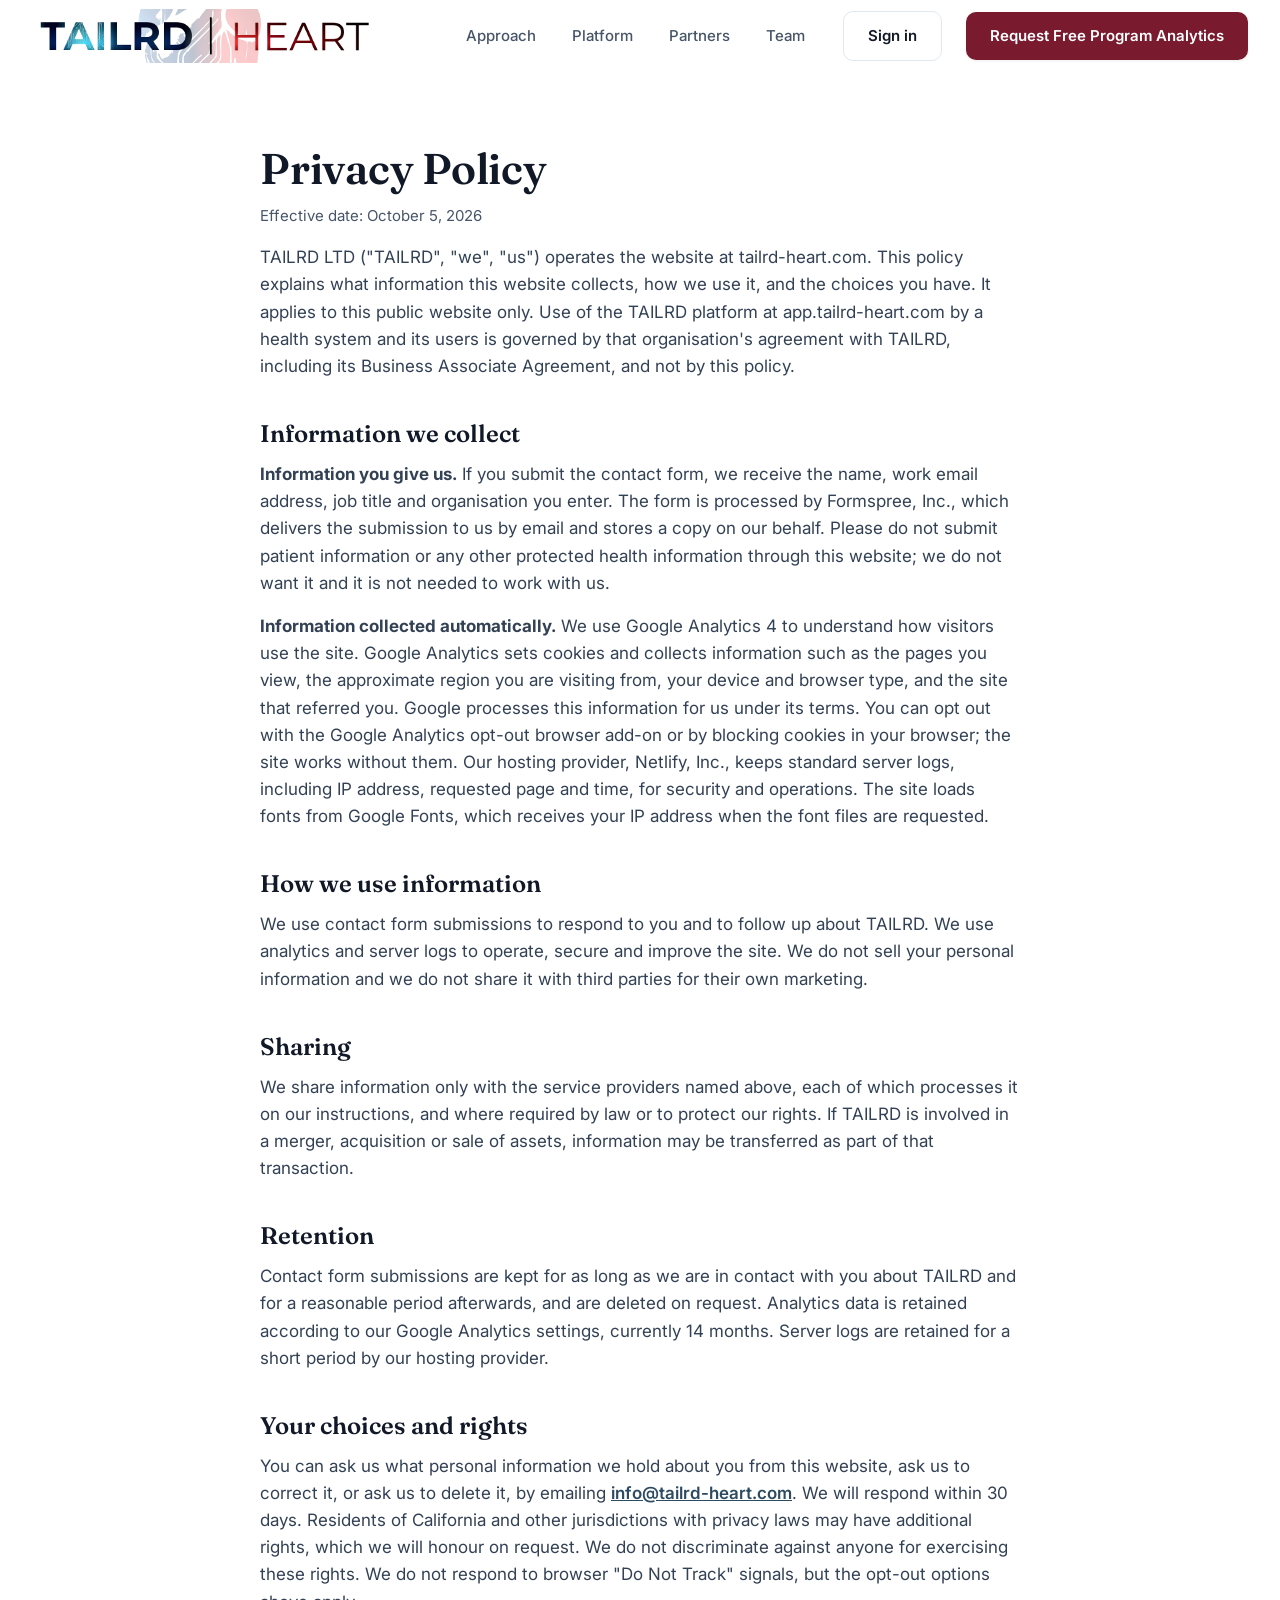
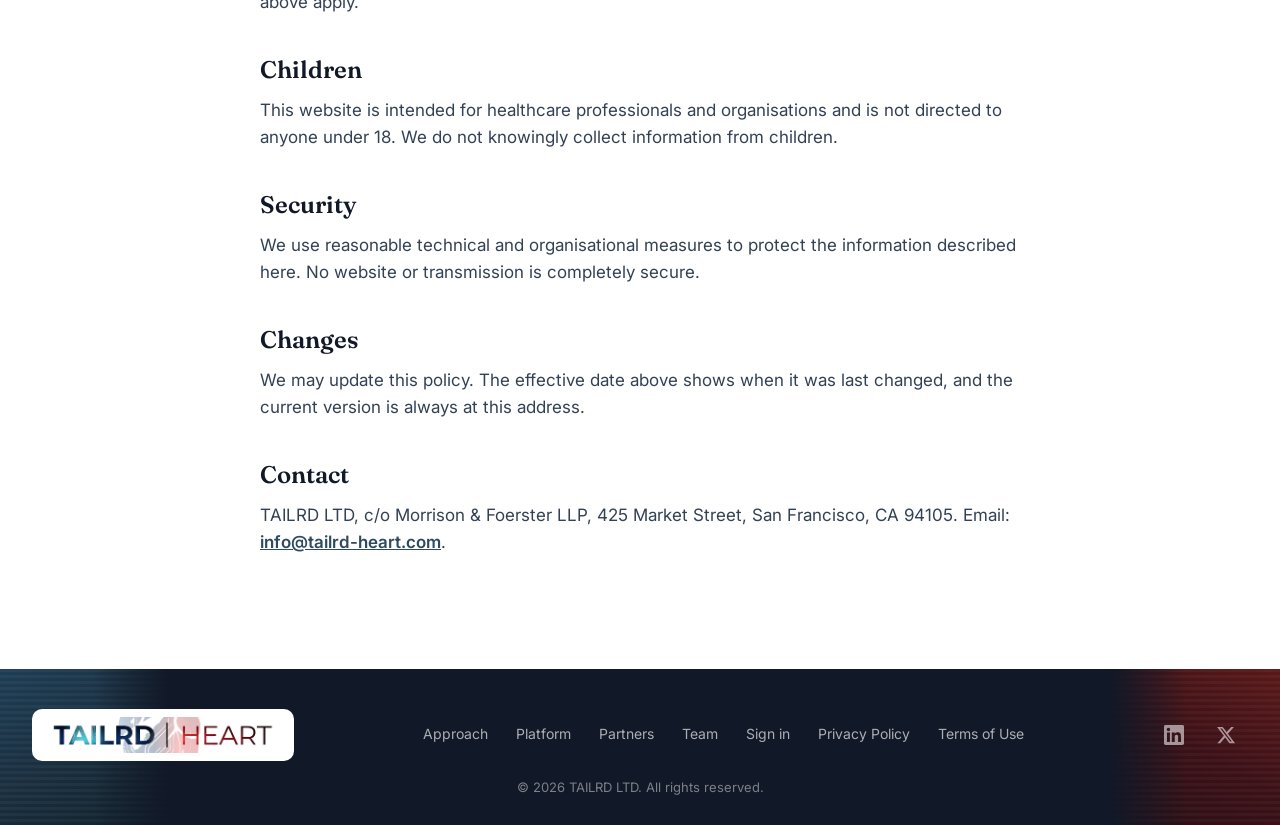
<file: privacy.html>
<!DOCTYPE html>
<html lang="en">
<head>
<meta charset="utf-8">
<meta name="viewport" content="width=device-width, initial-scale=1.0">
<title>Privacy Policy | TAILRD | Heart</title>
<meta name="description" content="What information the TAILRD website at tailrd-heart.com collects, how it is used, and the choices you have.">
<meta property="og:title" content="Privacy Policy | TAILRD | Heart">
<meta property="og:url" content="https://tailrd-heart.com/privacy">
<meta property="og:type" content="website">
<meta property="og:site_name" content="TAILRD | Heart">
<link rel="canonical" href="https://tailrd-heart.com/privacy">
<link rel="icon" type="image/png" href="/assets/favicon.png">
<link rel="preconnect" href="https://fonts.googleapis.com">
<link rel="preconnect" href="https://fonts.gstatic.com" crossorigin>
<link href="https://fonts.googleapis.com/css2?family=Fraunces:opsz,wght@9..144,400;9..144,500;9..144,600;9..144,700&family=Inter:wght@400;500;600;700&display=swap" rel="stylesheet">
<link rel="stylesheet" href="/style.css?v=27">
<script async src="https://www.googletagmanager.com/gtag/js?id=G-D26WJ9THJ6"></script>
<script>
  window.dataLayer = window.dataLayer || [];
  function gtag(){dataLayer.push(arguments);}
  gtag('js', new Date());
  gtag('config', 'G-D26WJ9THJ6');
</script>
</head>
<body>

<!-- Navigation -->
<header id="top">
  <nav class="nav" aria-label="Primary">
    <div class="container nav-inner">
      <a class="nav-brand" href="/" aria-label="TAILRD Heart — home">
        <img class="nav-logo" src="/assets/logo-horizontal.png" alt="TAILRD | Heart">
      </a>
      <ul class="nav-links" role="list">
        <li><a href="/#approach">Approach</a></li>
        <li><a href="/#platform">Platform</a></li>
        <li><a href="/#partners">Partners</a></li>
        <li><a href="/#team">Team</a></li>
      </ul>
      <a class="btn btn-outline nav-cta-btn" href="https://app.tailrd-heart.com/">Sign in</a>
      <a class="btn btn-crimson nav-cta-btn" href="/#contact">Request Free Program Analytics</a>
      <button class="nav-toggle" aria-label="Open menu" aria-expanded="false" aria-controls="mobile-menu">
        <span></span><span></span><span></span>
      </button>
    </div>
    <div class="nav-mobile" id="mobile-menu" hidden>
      <a href="/#approach">Approach</a>
      <a href="/#platform">Platform</a>
      <a href="/#partners">Partners</a>
      <a href="/#team">Team</a>
      <a href="https://app.tailrd-heart.com/">Sign in</a>
      <a class="btn btn-crimson" href="/#contact">Request Free Program Analytics</a>
    </div>
  </nav>
</header>

<main>

<section class="legal">
  <div class="container">
    <article class="legal-article">
      <h1>Privacy Policy</h1>
      <p class="legal-effective">Effective date: October 5, 2026</p>

      <p>TAILRD LTD ("TAILRD", "we", "us") operates the website at tailrd-heart.com. This policy explains what information this website collects, how we use it, and the choices you have. It applies to this public website only. Use of the TAILRD platform at app.tailrd-heart.com by a health system and its users is governed by that organisation's agreement with TAILRD, including its Business Associate Agreement, and not by this policy.</p>

      <h2>Information we collect</h2>
      <p><strong>Information you give us.</strong> If you submit the contact form, we receive the name, work email address, job title and organisation you enter. The form is processed by Formspree, Inc., which delivers the submission to us by email and stores a copy on our behalf. Please do not submit patient information or any other protected health information through this website; we do not want it and it is not needed to work with us.</p>
      <p><strong>Information collected automatically.</strong> We use Google Analytics 4 to understand how visitors use the site. Google Analytics sets cookies and collects information such as the pages you view, the approximate region you are visiting from, your device and browser type, and the site that referred you. Google processes this information for us under its terms. You can opt out with the Google Analytics opt-out browser add-on or by blocking cookies in your browser; the site works without them. Our hosting provider, Netlify, Inc., keeps standard server logs, including IP address, requested page and time, for security and operations. The site loads fonts from Google Fonts, which receives your IP address when the font files are requested.</p>

      <h2>How we use information</h2>
      <p>We use contact form submissions to respond to you and to follow up about TAILRD. We use analytics and server logs to operate, secure and improve the site. We do not sell your personal information and we do not share it with third parties for their own marketing.</p>

      <h2>Sharing</h2>
      <p>We share information only with the service providers named above, each of which processes it on our instructions, and where required by law or to protect our rights. If TAILRD is involved in a merger, acquisition or sale of assets, information may be transferred as part of that transaction.</p>

      <h2>Retention</h2>
      <p>Contact form submissions are kept for as long as we are in contact with you about TAILRD and for a reasonable period afterwards, and are deleted on request. Analytics data is retained according to our Google Analytics settings, currently 14 months. Server logs are retained for a short period by our hosting provider.</p>

      <h2>Your choices and rights</h2>
      <p>You can ask us what personal information we hold about you from this website, ask us to correct it, or ask us to delete it, by emailing <a href="mailto:info@tailrd-heart.com">info@tailrd-heart.com</a>. We will respond within 30 days. Residents of California and other jurisdictions with privacy laws may have additional rights, which we will honour on request. We do not discriminate against anyone for exercising these rights. We do not respond to browser "Do Not Track" signals, but the opt-out options above apply.</p>

      <h2>Children</h2>
      <p>This website is intended for healthcare professionals and organisations and is not directed to anyone under 18. We do not knowingly collect information from children.</p>

      <h2>Security</h2>
      <p>We use reasonable technical and organisational measures to protect the information described here. No website or transmission is completely secure.</p>

      <h2>Changes</h2>
      <p>We may update this policy. The effective date above shows when it was last changed, and the current version is always at this address.</p>

      <h2>Contact</h2>
      <p>TAILRD LTD, c/o Morrison &amp; Foerster LLP, 425 Market Street, San Francisco, CA 94105. Email: <a href="mailto:info@tailrd-heart.com">info@tailrd-heart.com</a>.</p>
    </article>
  </div>
</section>

</main>

<!-- Footer -->
<footer>
  <div class="container footer-inner">
    <a class="footer-brand" href="/" aria-label="TAILRD Heart — home">
      <img class="footer-logo-img" src="/assets/logo-horizontal.png" alt="TAILRD | Heart" loading="lazy">
    </a>
    <nav class="footer-nav" aria-label="Footer">
      <a href="/#approach">Approach</a>
      <a href="/#platform">Platform</a>
      <a href="/#partners">Partners</a>
      <a href="/#team">Team</a>
      <a href="https://app.tailrd-heart.com/">Sign in</a>
      <a href="/privacy">Privacy Policy</a>
      <a href="/terms">Terms of Use</a>
    </nav>
    <div class="footer-social">
      <a aria-label="LinkedIn" href="https://www.linkedin.com/company/tailrd-heart" target="_blank" rel="noopener">
        <svg fill="currentColor" viewBox="0 0 24 24" width="20" height="20"><path d="M20.447 20.452h-3.554v-5.569c0-1.328-.027-3.037-1.852-3.037-1.853 0-2.136 1.445-2.136 2.939v5.667H9.351V9h3.414v1.561h.046c.477-.9 1.637-1.85 3.37-1.85 3.601 0 4.267 2.37 4.267 5.455v6.286zM5.337 7.433c-1.144 0-2.063-.926-2.063-2.065 0-1.138.92-2.063 2.063-2.063 1.14 0 2.064.925 2.064 2.063 0 1.139-.925 2.065-2.064 2.065zm1.782 13.019H3.555V9h3.564v11.452zM22.225 0H1.771C.792 0 0 .774 0 1.729v20.542C0 23.227.792 24 1.771 24h20.451C23.2 24 24 23.227 24 22.271V1.729C24 .774 23.2 0 22.222 0h.003z"/></svg>
      </a>
      <a aria-label="X" href="https://x.com/TAILRD_Heart" target="_blank" rel="noopener">
        <svg fill="currentColor" viewBox="0 0 24 24" width="20" height="20"><path d="M18.244 2.25h3.308l-7.227 8.26 8.502 11.24H16.17l-5.214-6.817L4.99 21.75H1.68l7.73-8.835L1.254 2.25H8.08l4.713 6.231zm-1.161 17.52h1.833L7.084 4.126H5.117z"/></svg>
      </a>
    </div>
  </div>
  <div class="container">
    <p class="copyright">© 2026 TAILRD LTD. All rights reserved.</p>
  </div>
</footer>

<script src="/script.js?v=10"></script>
</body>
</html>
</file>
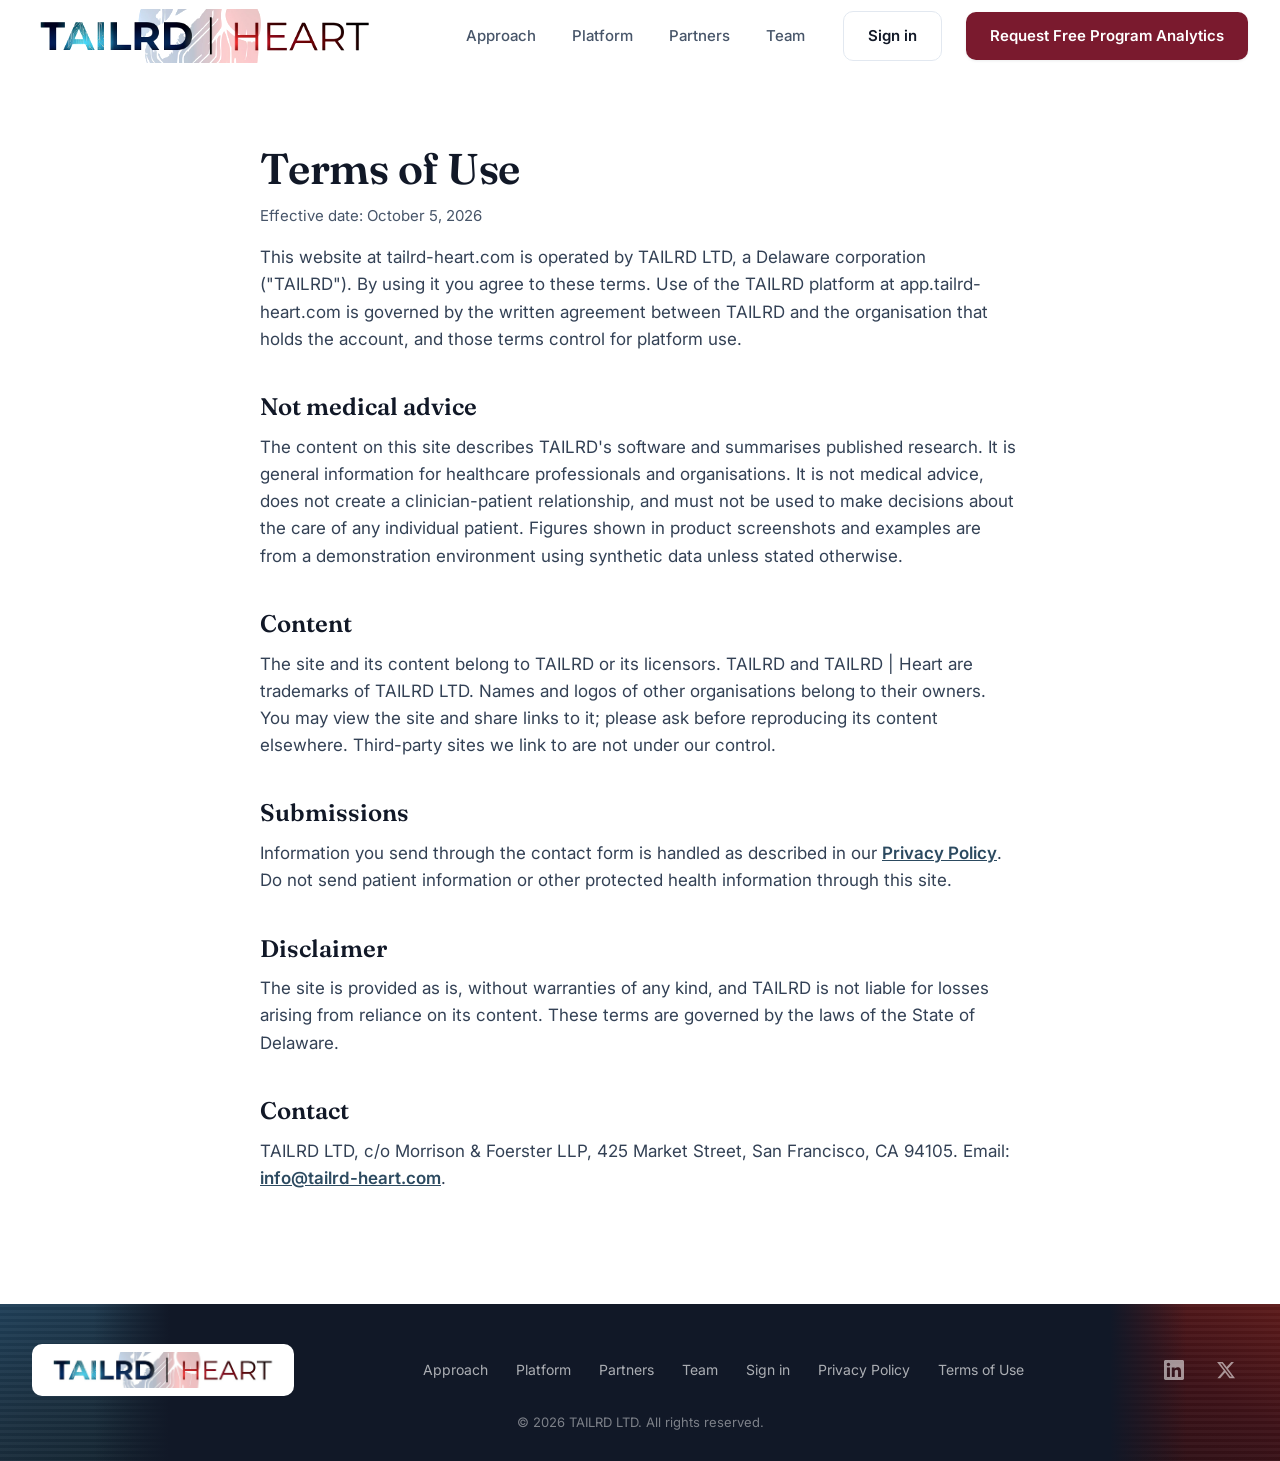
<file: terms.html>
<!DOCTYPE html>
<html lang="en">
<head>
<meta charset="utf-8">
<meta name="viewport" content="width=device-width, initial-scale=1.0">
<title>Terms of Use | TAILRD | Heart</title>
<meta name="description" content="Terms of use for the TAILRD website at tailrd-heart.com.">
<meta property="og:title" content="Terms of Use | TAILRD | Heart">
<meta property="og:url" content="https://tailrd-heart.com/terms">
<meta property="og:type" content="website">
<meta property="og:site_name" content="TAILRD | Heart">
<link rel="canonical" href="https://tailrd-heart.com/terms">
<link rel="icon" type="image/png" href="/assets/favicon.png">
<link rel="preconnect" href="https://fonts.googleapis.com">
<link rel="preconnect" href="https://fonts.gstatic.com" crossorigin>
<link href="https://fonts.googleapis.com/css2?family=Fraunces:opsz,wght@9..144,400;9..144,500;9..144,600;9..144,700&family=Inter:wght@400;500;600;700&display=swap" rel="stylesheet">
<link rel="stylesheet" href="/style.css?v=27">
<script async src="https://www.googletagmanager.com/gtag/js?id=G-D26WJ9THJ6"></script>
<script>
  window.dataLayer = window.dataLayer || [];
  function gtag(){dataLayer.push(arguments);}
  gtag('js', new Date());
  gtag('config', 'G-D26WJ9THJ6');
</script>
</head>
<body>

<!-- Navigation -->
<header id="top">
  <nav class="nav" aria-label="Primary">
    <div class="container nav-inner">
      <a class="nav-brand" href="/" aria-label="TAILRD Heart — home">
        <img class="nav-logo" src="/assets/logo-horizontal.png" alt="TAILRD | Heart">
      </a>
      <ul class="nav-links" role="list">
        <li><a href="/#approach">Approach</a></li>
        <li><a href="/#platform">Platform</a></li>
        <li><a href="/#partners">Partners</a></li>
        <li><a href="/#team">Team</a></li>
      </ul>
      <a class="btn btn-outline nav-cta-btn" href="https://app.tailrd-heart.com/">Sign in</a>
      <a class="btn btn-crimson nav-cta-btn" href="/#contact">Request Free Program Analytics</a>
      <button class="nav-toggle" aria-label="Open menu" aria-expanded="false" aria-controls="mobile-menu">
        <span></span><span></span><span></span>
      </button>
    </div>
    <div class="nav-mobile" id="mobile-menu" hidden>
      <a href="/#approach">Approach</a>
      <a href="/#platform">Platform</a>
      <a href="/#partners">Partners</a>
      <a href="/#team">Team</a>
      <a href="https://app.tailrd-heart.com/">Sign in</a>
      <a class="btn btn-crimson" href="/#contact">Request Free Program Analytics</a>
    </div>
  </nav>
</header>

<main>

<section class="legal">
  <div class="container">
    <article class="legal-article">
      <h1>Terms of Use</h1>
      <p class="legal-effective">Effective date: October 5, 2026</p>

      <p>This website at tailrd-heart.com is operated by TAILRD LTD, a Delaware corporation ("TAILRD"). By using it you agree to these terms. Use of the TAILRD platform at app.tailrd-heart.com is governed by the written agreement between TAILRD and the organisation that holds the account, and those terms control for platform use.</p>

      <h2>Not medical advice</h2>
      <p>The content on this site describes TAILRD's software and summarises published research. It is general information for healthcare professionals and organisations. It is not medical advice, does not create a clinician-patient relationship, and must not be used to make decisions about the care of any individual patient. Figures shown in product screenshots and examples are from a demonstration environment using synthetic data unless stated otherwise.</p>

      <h2>Content</h2>
      <p>The site and its content belong to TAILRD or its licensors. TAILRD and TAILRD | Heart are trademarks of TAILRD LTD. Names and logos of other organisations belong to their owners. You may view the site and share links to it; please ask before reproducing its content elsewhere. Third-party sites we link to are not under our control.</p>

      <h2>Submissions</h2>
      <p>Information you send through the contact form is handled as described in our <a href="/privacy">Privacy Policy</a>. Do not send patient information or other protected health information through this site.</p>

      <h2>Disclaimer</h2>
      <p>The site is provided as is, without warranties of any kind, and TAILRD is not liable for losses arising from reliance on its content. These terms are governed by the laws of the State of Delaware.</p>

      <h2>Contact</h2>
      <p>TAILRD LTD, c/o Morrison &amp; Foerster LLP, 425 Market Street, San Francisco, CA 94105. Email: <a href="mailto:info@tailrd-heart.com">info@tailrd-heart.com</a>.</p>
    </article>
  </div>
</section>

</main>

<!-- Footer -->
<footer>
  <div class="container footer-inner">
    <a class="footer-brand" href="/" aria-label="TAILRD Heart — home">
      <img class="footer-logo-img" src="/assets/logo-horizontal.png" alt="TAILRD | Heart" loading="lazy">
    </a>
    <nav class="footer-nav" aria-label="Footer">
      <a href="/#approach">Approach</a>
      <a href="/#platform">Platform</a>
      <a href="/#partners">Partners</a>
      <a href="/#team">Team</a>
      <a href="https://app.tailrd-heart.com/">Sign in</a>
      <a href="/privacy">Privacy Policy</a>
      <a href="/terms">Terms of Use</a>
    </nav>
    <div class="footer-social">
      <a aria-label="LinkedIn" href="https://www.linkedin.com/company/tailrd-heart" target="_blank" rel="noopener">
        <svg fill="currentColor" viewBox="0 0 24 24" width="20" height="20"><path d="M20.447 20.452h-3.554v-5.569c0-1.328-.027-3.037-1.852-3.037-1.853 0-2.136 1.445-2.136 2.939v5.667H9.351V9h3.414v1.561h.046c.477-.9 1.637-1.85 3.37-1.85 3.601 0 4.267 2.37 4.267 5.455v6.286zM5.337 7.433c-1.144 0-2.063-.926-2.063-2.065 0-1.138.92-2.063 2.063-2.063 1.14 0 2.064.925 2.064 2.063 0 1.139-.925 2.065-2.064 2.065zm1.782 13.019H3.555V9h3.564v11.452zM22.225 0H1.771C.792 0 0 .774 0 1.729v20.542C0 23.227.792 24 1.771 24h20.451C23.2 24 24 23.227 24 22.271V1.729C24 .774 23.2 0 22.222 0h.003z"/></svg>
      </a>
      <a aria-label="X" href="https://x.com/TAILRD_Heart" target="_blank" rel="noopener">
        <svg fill="currentColor" viewBox="0 0 24 24" width="20" height="20"><path d="M18.244 2.25h3.308l-7.227 8.26 8.502 11.24H16.17l-5.214-6.817L4.99 21.75H1.68l7.73-8.835L1.254 2.25H8.08l4.713 6.231zm-1.161 17.52h1.833L7.084 4.126H5.117z"/></svg>
      </a>
    </div>
  </div>
  <div class="container">
    <p class="copyright">© 2026 TAILRD LTD. All rights reserved.</p>
  </div>
</footer>

<script src="/script.js?v=10"></script>
</body>
</html>
</file>
<file: style.css>
/* ============================================================
   TAILRD | Heart — site styles
   Palette: white / #F8FAFC alternating backgrounds
   · titanium #111827 — primary headings, dark sections
   · chrome   #2C4A60 — secondary headings, accents, links
   · porsche  #5A8AB0 — subtle accents, icons, borders only
   · arterial #7A1A2E — CTAs and key highlights only
   ============================================================ */

:root {
    --titanium-900: #111827;
    --titanium-800: #1B2535;
    --chrome-600: #2C4A60;
    --chrome-700: #223A4C;
    --porsche-500: #5A8AB0;
    --arterial-600: #7A1A2E;
    --arterial-700: #621523;
    --white: #FFFFFF;
    --gray-50: #EDF3FA;
    --gray-100: #F1F5F9;
    --gray-200: #E2E8F0;
    --gray-400: #94A3B8;
    --gray-500: #64748B;
    --gray-600: #475569;
    --gray-700: #334155;
    --shadow-sm: 0 1px 3px rgba(17, 24, 39, 0.08);
    --shadow-md: 0 6px 24px rgba(17, 24, 39, 0.08);
    --shadow-lg: 0 12px 40px rgba(17, 24, 39, 0.14);
    --radius: 14px;
    --font: 'Inter', -apple-system, BlinkMacSystemFont, 'Segoe UI', sans-serif;
    /* swap this line to change the headline face (e.g. 'Space Grotesk' for a technical grotesk) */
    --font-display: 'Fraunces', Georgia, 'Times New Roman', serif;
}

* { margin: 0; padding: 0; box-sizing: border-box; }

html { scroll-behavior: smooth; background: #FFFFFF; }

body {
    font-family: var(--font);
    font-size: 17px;
    line-height: 1.6;
    color: var(--gray-700);
    background: var(--white);
}

img { max-width: 100%; height: auto; display: block; }

.container {
    max-width: 1280px;
    margin: 0 auto;
    padding: 0 32px;
}

h1, h2, h3, h4 { color: var(--titanium-900); line-height: 1.2; }

/* refined detail: balanced headline wrapping */
h1, h2, .section-header p { text-wrap: balance; }

/* branded text selection */
::selection { background: var(--arterial-600); color: #fff; }

/* consistent, visible focus ring for keyboard users */
a:focus-visible,
button:focus-visible,
input:focus-visible {
    outline: 2px solid var(--chrome-600);
    outline-offset: 2px;
    border-radius: 4px;
}

@media (prefers-reduced-motion: reduce) {
    html { scroll-behavior: auto; }
    .js .reveal { opacity: 1; transform: none; transition: none; }
    * { animation-duration: 0.001ms !important; transition-duration: 0.001ms !important; }
}

/* anchor jumps land below the sticky nav */
section[id], header[id] { scroll-margin-top: 84px; }

/* ---------- Buttons ---------- */
.btn {
    display: inline-flex;
    align-items: center;
    justify-content: center;
    gap: 8px;
    padding: 12px 24px;
    min-height: 44px;
    border-radius: 10px;
    border: none;
    font-family: var(--font);
    font-size: 15px;
    font-weight: 600;
    text-decoration: none;
    cursor: pointer;
    transition: background 0.2s ease, box-shadow 0.2s ease, transform 0.2s ease;
}

.btn-crimson {
    background: var(--arterial-600);
    color: var(--white);
    box-shadow: var(--shadow-sm);
}
.btn-crimson:hover {
    background: var(--arterial-700);
    box-shadow: var(--shadow-md);
    transform: translateY(-1px);
}

.btn-outline {
    background: var(--white);
    color: var(--titanium-900);
    border: 1.5px solid var(--gray-200);
}
.btn-outline:hover {
    border-color: var(--porsche-500);
    color: var(--chrome-600);
}

.btn-lg {
    padding: 15px 32px;
    font-size: 16px;
}

/* ---------- Navigation ---------- */
header {
    position: sticky;
    top: 0;
    z-index: 1000;
}

.nav {
    background: rgba(255, 255, 255, 0.9);
    backdrop-filter: blur(12px);
    -webkit-backdrop-filter: blur(12px);
    border-bottom: 1px solid transparent;
    transition: background 0.25s ease, border-color 0.25s ease;
}

/* solid white + subtle border once scrolled past the hero */
.nav.scrolled {
    background: var(--white);
    backdrop-filter: none;
    -webkit-backdrop-filter: none;
    border-bottom-color: var(--gray-200);
}

.nav-inner {
    display: flex;
    align-items: center;
    justify-content: space-between;
    gap: 24px;
    height: 72px;
}

.nav-brand {
    display: inline-flex;
    align-items: center;
    gap: 12px;
    min-height: 44px;
    text-decoration: none;
}

.nav-logo { height: 54px; width: auto; filter: contrast(1.15) saturate(0.92); }





.nav-links {
    display: flex;
    align-items: center;
    gap: 8px;
    list-style: none;
    margin-left: auto;
}

.nav-links a {
    display: inline-flex;
    align-items: center;
    min-height: 44px;
    padding: 10px 14px;
    border-radius: 8px;
    color: var(--gray-600);
    font-size: 15px;
    font-weight: 500;
    text-decoration: none;
    transition: color 0.15s ease, background 0.15s ease;
}

.nav-links a:hover {
    color: var(--chrome-600);
    background: var(--gray-50);
}

.nav-cta-btn { white-space: nowrap; }

.nav-toggle {
    display: none;
    width: 48px;
    height: 44px;
    border: 1px solid var(--gray-200);
    border-radius: 10px;
    background: var(--white);
    cursor: pointer;
}
.nav-toggle span {
    display: block;
    width: 20px;
    height: 2px;
    margin: 4px auto;
    border-radius: 2px;
    background: var(--titanium-900);
}

.nav-mobile {
    display: none;
    flex-direction: column;
    gap: 4px;
    padding: 12px 24px 20px;
    background: var(--white);
    border-bottom: 1px solid var(--gray-100);
}
.nav-mobile:not([hidden]) { display: flex; }
.nav-mobile a {
    display: flex;
    align-items: center;
    min-height: 44px;
    padding: 10px 14px;
    border-radius: 8px;
    color: var(--gray-700);
    font-size: 16px;
    font-weight: 500;
    text-decoration: none;
}
.nav-mobile a:hover { background: var(--gray-50); color: var(--chrome-600); }
.nav-mobile .btn { margin-top: 8px; justify-content: center; color: var(--white); }

/* ---------- Hero ---------- */
.hero {
    padding: 80px 0 96px;
    background: var(--white);
}

.hero-grid {
    display: grid;
    grid-template-columns: 1.05fr 0.95fr;
    gap: 64px;
    align-items: center;
}

.hero h1 {
    font-family: var(--font-display);
    font-size: clamp(40px, 4.8vw, 58px);
    font-weight: 600;
    letter-spacing: -0.5px;
    line-height: 1.05;
    margin-bottom: 22px;
}

.hero h1 .highlight { color: var(--arterial-600); }

.hero-definition {
    font-size: 18px;
    font-weight: 500;
    color: var(--chrome-600);
    line-height: 1.55;
    margin-bottom: 16px;
}

.hero-subhead {
    font-size: 16px;
    color: var(--gray-500);
    margin-bottom: 32px;
}

.hero-actions {
    display: flex;
    align-items: center;
    flex-wrap: wrap;
    gap: 20px;
}

.hero-secondary-link {
    display: inline-flex;
    align-items: center;
    min-height: 44px;
    color: var(--gray-600);
    font-size: 15px;
    font-weight: 600;
    text-decoration: none;
}
.hero-secondary-link:hover { color: var(--chrome-600); }

/* elevated product panel with floating metric chip */
.hero-panel {
    position: relative;
    border-radius: 16px;
}

.hero-panel img {
    display: block;
    width: 100%;
    max-height: 440px;
    object-fit: cover;
    object-position: top center;
    border-radius: 16px;
    border: 1px solid var(--gray-200);
    box-shadow: var(--shadow-float);
}

.hero-stat-chip {
    position: absolute;
    left: 20px;
    bottom: 20px;
    display: flex;
    flex-direction: column;
    padding: 14px 18px;
    background: rgba(255, 255, 255, 0.96);
    backdrop-filter: blur(6px);
    -webkit-backdrop-filter: blur(6px);
    border: 1px solid var(--gray-200);
    border-radius: 14px;
    box-shadow: var(--shadow-md);
}

.hero-stat-chip-num {
    font-family: var(--font-display);
    font-size: 28px;
    font-weight: 600;
    line-height: 1;
    color: var(--arterial-600);
}

.hero-stat-chip-label {
    margin-top: 5px;
    font-size: 13px;
    font-weight: 500;
    color: var(--gray-600);
}

.hero-visual-caption {
    margin-top: 16px;
    font-size: 14px;
    font-weight: 500;
    color: var(--gray-500);
    text-align: center;
}

/* ---------- Sections (shared) ---------- */
.section { padding: 96px 0; }

.section-gray { background: var(--gray-50); }

.section-header {
    max-width: 800px;
    margin: 0 auto 64px;
    text-align: center;
}

.section-kicker {
    display: inline-block;
    font-size: 13px;
    font-weight: 700;
    text-transform: uppercase;
    letter-spacing: 1.5px;
    color: var(--chrome-600);
    margin-bottom: 14px;
}
.section-header-light .section-kicker { color: var(--porsche-500); }

.section-header h2 {
    font-family: var(--font-display);
    font-size: clamp(33px, 3.8vw, 43px);
    font-weight: 600;
    letter-spacing: -0.25px;
    line-height: 1.1;
    margin-bottom: 16px;
}

.section-header p {
    font-size: 18px;
    color: var(--gray-500);
}

.section-cta {
    margin-top: 48px;
    text-align: center;
}

.section-cta .btn { margin: 0 auto; }

.section-cta-link {
    display: inline-flex; align-items: center; min-height: 44px;
    margin-top: 16px;
    color: var(--gray-600);
    font-size: 15px;
    font-weight: 600;
    text-decoration: none;
}
.section-cta-link:hover { color: var(--chrome-600); }

/* ---------- Clinical + financial impact (merged) ---------- */
.impact-grid {
    display: grid;
    grid-template-columns: repeat(3, 1fr);
    align-items: start;
    gap: 28px;
}

.impact-card {
    padding: 34px 30px;
    background: var(--white);
    border: 1px solid var(--gray-200);
    border-top: 3px solid var(--chrome-600);
    border-radius: var(--radius);
    transition: box-shadow 0.2s ease, transform 0.2s ease;
}
.impact-card:hover { box-shadow: var(--shadow-md); transform: translateY(-2px); }

.impact-module {
    font-size: 13px;
    font-weight: 700;
    text-transform: uppercase;
    letter-spacing: 1.2px;
    color: var(--chrome-600);
    margin-bottom: 16px;
}

.impact-stat {
    font-size: 46px;
    font-weight: 700;
    letter-spacing: -1.5px;
    line-height: 1;
    color: var(--arterial-600);
    margin-bottom: 10px;
}

.impact-stat-label {
    font-size: 15px;
    font-weight: 600;
    color: var(--titanium-900);
    line-height: 1.4;
}

.impact-source {
    display: block;
    margin-top: 6px;
    font-size: 12px;
    font-weight: 500;
    color: var(--gray-500);
}

.impact-divider {
    height: 1px;
    background: var(--gray-200);
    margin: 22px 0;
}

.impact-roi {
    font-size: 32px;
    font-weight: 700;
    letter-spacing: -1px;
    line-height: 1;
    color: var(--chrome-600);
}

.impact-roi-label {
    font-size: 14px;
    font-weight: 500;
    color: var(--gray-500);
    margin: 6px 0 16px;
}

.impact-card ul { list-style: none; }

.impact-card li {
    position: relative;
    padding-left: 22px;
    font-size: 15px;
    color: var(--gray-600);
    margin-bottom: 8px;
}
.impact-card li:last-child { margin-bottom: 0; }
.impact-card li::before {
    content: '';
    position: absolute;
    left: 0;
    top: 8px;
    width: 8px;
    height: 8px;
    border-radius: 50%;
    background: var(--porsche-500);
}

.impact-disclaimer {
    max-width: 820px;
    margin: 36px auto 0;
    font-size: 12px;
    color: var(--gray-500);
    text-align: center;
}

/* ---------- How it works ---------- */
.steps-flow {
    display: flex;
    align-items: stretch;
    gap: 12px;
}

.step-card {
    flex: 1;
    padding: 32px 26px;
    background: var(--white);
    border: 1px solid var(--gray-200);
    border-radius: var(--radius);
}

.step-num {
    display: flex;
    align-items: center;
    justify-content: center;
    width: 40px;
    height: 40px;
    border-radius: 50%;
    background: var(--titanium-900);
    color: var(--white);
    font-size: 17px;
    font-weight: 700;
    margin-bottom: 18px;
}

.step-card h3 {
    font-size: 18px;
    font-weight: 700;
    margin-bottom: 10px;
}

.step-card p {
    font-size: 15px;
    color: var(--gray-500);
}

.step-arrow {
    display: flex;
    align-items: center;
    font-size: 22px;
    font-weight: 700;
    color: var(--porsche-500);
}

/* ---------- Care continuum ---------- */
.continuum-section { border-top: 1px solid var(--gray-100); }

.continuum-track {
    position: relative;
    display: flex;
    justify-content: space-between;
    gap: 16px;
}

/* connecting rail behind the nodes */
.continuum-track::before {
    content: '';
    position: absolute;
    top: 32px;
    left: 8%;
    right: 8%;
    height: 2px;
    background: var(--porsche-500);
    opacity: 0.4;
    z-index: 0;
}

.continuum-stage {
    position: relative;
    z-index: 1;
    flex: 1;
    display: flex;
    flex-direction: column;
    align-items: center;
    text-align: center;
}

.continuum-node {
    display: flex;
    align-items: center;
    justify-content: center;
    width: 64px;
    height: 64px;
    border-radius: 50%;
    background: var(--white);
    border: 2px solid var(--chrome-600);
    margin-bottom: 16px;
}
.continuum-num {
    font-family: var(--font-display);
    font-size: 26px;
    font-weight: 600;
    color: var(--chrome-600);
    line-height: 1;
}

.continuum-label {
    font-size: 14px;
    font-weight: 700;
    color: var(--titanium-900);
    line-height: 1.3;
    max-width: 130px;
}

.continuum-sub {
    margin-top: 6px;
    font-size: 13px;
    color: var(--gray-500);
    max-width: 140px;
}

/* ---------- Why TAILRD ---------- */
.diff-grid {
    display: grid;
    grid-template-columns: repeat(2, 1fr);
    align-items: stretch;
    gap: 28px;
    max-width: 960px;
    margin: 0 auto;
}

.diff-card {
    height: auto;
    padding: 32px;
    background: var(--white);
    border: 1px solid var(--gray-200);
    border-left: 4px solid var(--porsche-500);
    border-radius: var(--radius);
}

.diff-card h3 {
    font-size: 18px;
    font-weight: 700;
    margin-bottom: 10px;
}

.diff-card p {
    font-size: 15px;
    color: var(--gray-500);
}

/* ---------- Modules: static product cards ---------- */
.modules-grid {
    display: grid;
    grid-template-columns: repeat(3, 1fr);
    align-items: start;
    gap: 28px;
}

/* 7 cards wrap 3 / 3 / 1 — center the last card */
.module-card:nth-child(7) { grid-column: 2; }

.module-card {
    display: flex;
    flex-direction: column;
    background: var(--white);
    border: 1px solid var(--gray-200);
    border-radius: var(--radius);
    overflow: hidden;
    transition: box-shadow 0.2s ease, transform 0.2s ease;
}
.module-card:hover { box-shadow: var(--shadow-md); transform: translateY(-2px); }

.module-shot {
    height: 190px;
    overflow: hidden;
    border-bottom: 1px solid var(--gray-100);
    background: var(--gray-50);
}
.module-shot img {
    width: 100%;
    height: 100%;
    object-fit: cover;
    object-position: top center;
}

.module-body {
    padding: 24px 26px 26px;
}

.module-body h3 {
    font-size: 19px;
    font-weight: 700;
    margin-bottom: 8px;
}

.module-body p {
    font-size: 15px;
    color: var(--gray-500);
}

.module-metric {
    margin-top: 14px;
    padding-top: 14px;
    border-top: 1px solid var(--gray-100);
    font-size: 13px !important;
    font-weight: 600;
    color: var(--chrome-600) !important;
    letter-spacing: 0.1px;
}

/* ---------- 3-tier intelligence: editorial zigzag ---------- */
.tier-rows {
    display: flex;
    flex-direction: column;
    gap: 64px;
    max-width: 1080px;
    margin: 0 auto;
}

.tier-row {
    display: grid;
    grid-template-columns: 1.05fr 0.95fr;
    gap: 56px;
    align-items: center;
}

/* alternate the image side */
.tier-row:nth-child(even) .tier-media { order: 2; }

.tier-media {
    border-radius: var(--radius);
    overflow: hidden;
    border: 1px solid var(--gray-200);
    box-shadow: var(--shadow-md);
    background: var(--gray-50);
}
.tier-media img {
    width: 100%;
    height: 330px;
    object-fit: cover;
    object-position: top center;
    display: block;
}

.tier-kicker {
    display: inline-block;
    font-size: 13px;
    font-weight: 700;
    text-transform: uppercase;
    letter-spacing: 1.2px;
    color: var(--chrome-600);
    margin-bottom: 14px;
}

.tier-content h3 {
    font-family: var(--font-display);
    font-size: 30px;
    font-weight: 600;
    letter-spacing: -0.3px;
    margin-bottom: 14px;
}

.tier-content > p {
    font-size: 16px;
    color: var(--gray-600);
}

.tier-content .tier-example {
    margin-top: 16px;
    padding-top: 14px;
    border-top: 1px solid var(--gray-200);
    font-size: 14px;
    font-style: italic;
    color: var(--chrome-600);
}

/* ---------- Security ---------- */
.security-grid {
    display: grid;
    grid-template-columns: repeat(2, 1fr);
    align-items: stretch;
    gap: 28px;
    max-width: 960px;
    margin: 0 auto;
}

.security-card {
    height: auto;
    padding: 32px;
    background: var(--white);
    border: 1px solid var(--gray-200);
    border-radius: var(--radius);
}

.security-card h3 {
    font-size: 17px;
    font-weight: 700;
    margin-bottom: 10px;
}

.security-card p {
    font-size: 15px;
    color: var(--gray-500);
}

/* ---------- Recognition & Partners ---------- */
.partners-block { margin-bottom: 48px; }
.partners-block:last-child { margin-bottom: 0; }

.partners-subhead {
    font-size: 14px;
    font-weight: 700;
    text-transform: uppercase;
    letter-spacing: 1.4px;
    color: var(--chrome-600);
    text-align: center;
    margin-bottom: 20px;
}

.partners-grid {
    display: grid;
    grid-template-columns: repeat(2, 1fr);
    gap: 20px;
    max-width: 760px;
    margin: 0 auto;
}

.partners-grid-solo {
    grid-template-columns: minmax(0, 360px);
    justify-content: center;
}

.partner-card {
    display: flex;
    flex-direction: column;
    align-items: center;
    justify-content: center;
    gap: 12px;
    height: 140px;
    padding: 20px 28px;
    background: var(--white);
    border: 1px solid var(--gray-200);
    border-radius: var(--radius);
    text-align: center;
    text-decoration: none;
    transition: box-shadow 0.2s ease, transform 0.2s ease;
}

a.partner-card:hover {
    box-shadow: var(--shadow-md);
    transform: translateY(-2px);
}

.partner-logo {
    max-height: 56px;
    max-width: 220px;
    width: auto;
    object-fit: contain;
    filter: grayscale(60%);
    transition: filter 0.2s ease;
}

.partner-logo-text {
    display: inline-flex;
    align-items: center;
    min-height: 56px;
    font-size: 27px;
    font-weight: 700;
    letter-spacing: -0.4px;
    color: var(--chrome-600);
}

.partner-card:hover .partner-logo { filter: grayscale(0%); }

.partner-card p {
    font-size: 14px;
    color: var(--gray-500);
    margin: 0;
    line-height: 1.4;
}

/* ---------- Logo band ---------- */
.logo-band {
    padding: 64px 0;
    background: var(--white);
    border-top: 1px solid var(--gray-200);
}

.logo-band-img {
    max-width: 480px;
    width: 100%;
    margin: 0 auto;
}

/* ---------- Team ---------- */
.team-grid {
    display: grid;
    grid-template-columns: repeat(3, 1fr);
    align-items: start;
    gap: 28px;
    max-width: 980px;
    margin: 0 auto;
}

.team-card {
    padding: 36px 28px;
    background: var(--white);
    border: 1px solid var(--gray-200);
    border-radius: var(--radius);
    text-align: center;
}

.team-photo {
    width: 120px;
    height: 120px;
    border-radius: 50%;
    object-fit: cover;
    margin: 0 auto 20px;
    border: 3px solid var(--gray-100);
}

.team-card h3 {
    font-size: 18px;
    font-weight: 700;
}

.team-role {
    font-size: 13px;
    font-weight: 700;
    text-transform: uppercase;
    letter-spacing: 1px;
    color: var(--chrome-600);
    margin: 6px 0 12px;
}

.team-card p {
    font-size: 15px;
    color: var(--gray-500);
}

/* ---------- Contact ---------- */
.contact-section {
    position: relative;
    overflow: hidden;
    padding-top: 96px;
    background: var(--titanium-900);
}
.contact-section > .container { position: relative; z-index: 2; }

/* brushed-metallic brand side panels (chrome blue left, arterial red right) */
.contact-section::before,
.contact-section::after {
    content: '';
    position: absolute;
    top: 0;
    bottom: 0;
    width: 170px;
    z-index: 1;
    pointer-events: none;
}
.contact-section::before {
    left: 0;
    background:
        linear-gradient(90deg, rgba(17,24,39,0) 55%, rgba(17,24,39,1) 100%),
        repeating-linear-gradient(180deg, rgba(255,255,255,0.03) 0 3px, rgba(0,0,0,0.035) 3px 6px),
        radial-gradient(120% 60% at 20% 0%, rgba(255,255,255,0.10), transparent 60%),
        linear-gradient(150deg, #28506e 0%, #2C4A60 45%, #13212d 100%);
}
.contact-section::after {
    right: 0;
    background:
        linear-gradient(270deg, rgba(17,24,39,0) 55%, rgba(17,24,39,1) 100%),
        repeating-linear-gradient(180deg, rgba(255,255,255,0.03) 0 3px, rgba(0,0,0,0.035) 3px 6px),
        radial-gradient(120% 60% at 80% 0%, rgba(255,255,255,0.08), transparent 60%),
        linear-gradient(210deg, #7a1a2e 0%, #5c1a1a 45%, #2a1016 100%);
}

.section-header-light h2 { color: var(--white); }
.section-header-light p { color: rgba(255, 255, 255, 0.75); }

.contact-form {
    max-width: 520px;
    margin: 0 auto;
}

.form-row { margin-bottom: 18px; }

.form-row label {
    display: block;
    font-size: 14px;
    font-weight: 600;
    color: rgba(255, 255, 255, 0.9);
    margin-bottom: 6px;
}

.form-row input {
    width: 100%;
    min-height: 48px;
    padding: 12px 16px;
    border: 1px solid rgba(255, 255, 255, 0.25);
    border-radius: 10px;
    background: rgba(255, 255, 255, 0.06);
    color: var(--white);
    font-family: var(--font);
    font-size: 16px;
    transition: border-color 0.15s ease, background 0.15s ease;
}

.form-row input:focus {
    border-color: var(--porsche-500);
    background: rgba(255, 255, 255, 0.1);
}

.form-submit {
    width: 100%;
    margin-top: 8px;
}

.form-note {
    margin-top: 18px;
    font-size: 14px;
    color: rgba(255, 255, 255, 0.7);
    text-align: center;
}

.form-alt {
    margin-top: 10px;
    font-size: 14px;
    color: rgba(255, 255, 255, 0.7);
    text-align: center;
}

.form-alt a {
    display: inline-flex;
    align-items: center;
    min-height: 44px;
    color: #9FC2DD;
    font-weight: 600;
    text-decoration: none;
}
.form-alt a:hover { text-decoration: underline; }

.form-aside {
    max-width: 460px;
    margin: 28px auto 0;
    padding-top: 20px;
    border-top: 1px solid rgba(255, 255, 255, 0.14);
    font-size: 13px;
    color: rgba(255, 255, 255, 0.55);
    text-align: center;
}

/* ---------- Legal pages (privacy, terms) ---------- */
.legal { padding: 72px 0 96px; }

.legal-article {
    max-width: 760px;
    margin: 0 auto;
}

.legal-article h1 {
    font-family: var(--font-display);
    font-size: clamp(33px, 3.8vw, 43px);
    font-weight: 600;
    letter-spacing: -0.25px;
    line-height: 1.1;
    margin-bottom: 12px;
}

.legal-article h2 {
    font-family: var(--font-display);
    font-size: 24px;
    font-weight: 600;
    margin: 40px 0 12px;
}

.legal-article p { margin-bottom: 16px; }

.legal-effective {
    font-size: 15px;
    color: var(--gray-600);
}

.legal-article a {
    color: var(--chrome-600);
    font-weight: 600;
}

/* ---------- Footer ---------- */
footer {
    padding: 40px 0 28px;
    background: var(--titanium-900);
}

.footer-inner {
    display: flex;
    align-items: center;
    justify-content: space-between;
    flex-wrap: wrap;
    gap: 24px;
}

.footer-brand {
    display: inline-flex;
    align-items: center;
    min-height: 44px;
    text-decoration: none;
}

.footer-nav {
    display: flex;
    align-items: center;
    flex-wrap: wrap;
    gap: 4px;
}

.footer-nav a {
    display: inline-flex;
    align-items: center;
    min-height: 44px;
    padding: 8px 12px;
    color: rgba(255, 255, 255, 0.65);
    font-size: 14px;
    text-decoration: none;
    border-radius: 8px;
}
.footer-nav a:hover { color: var(--white); background: rgba(255, 255, 255, 0.06); }

.footer-social {
    display: flex;
    align-items: center;
    gap: 8px;
}

.footer-social a {
    display: inline-flex;
    align-items: center;
    justify-content: center;
    width: 44px;
    height: 44px;
    border-radius: 10px;
    color: rgba(255, 255, 255, 0.55);
    transition: color 0.15s ease, background 0.15s ease;
}
.footer-social a:hover { color: var(--white); background: rgba(255, 255, 255, 0.06); }

.copyright {
    margin-top: 16px;
    font-size: 13px;
    color: rgba(255, 255, 255, 0.45);
    text-align: center;
}

/* ---------- Scroll reveal (one-shot, JS-driven) ---------- */
.js .reveal {
    opacity: 0;
    transform: translateY(16px);
    transition: opacity 0.5s ease, transform 0.5s ease;
}

.js .reveal.in-view {
    opacity: 1;
    transform: translateY(0);
}

/* ---------- Responsive ---------- */
@media (max-width: 1024px) {
    .hero-grid { grid-template-columns: 1fr; gap: 48px; }
    .hero-copy { text-align: center; }
    .hero-actions { justify-content: center; }
    .hero-visual { max-width: 560px; margin: 0 auto; }

    .impact-grid { grid-template-columns: repeat(2, 1fr); }

    .tier-row { gap: 40px; }
    .tier-media img { height: 280px; }

    .steps-flow { flex-wrap: wrap; }
    .step-card { flex: 1 1 calc(50% - 12px); }
    .step-arrow { display: none; }

    .modules-grid { grid-template-columns: repeat(2, 1fr); }
    .module-card:nth-child(7) { grid-column: auto; }

    .continuum-track { flex-wrap: wrap; justify-content: center; gap: 32px 16px; }
    .continuum-track::before { display: none; }
    .continuum-stage { flex: 0 0 calc(33.333% - 16px); }

}

@media (max-width: 880px) {
    .nav-links, .nav-cta-btn { display: none; }
    .nav-toggle { display: block; }
    .nav-logo { height: 44px; }
}

@media (max-width: 720px) {
    /* perf: no blur on small screens */
    .nav {
        backdrop-filter: none;
        -webkit-backdrop-filter: none;
        background: rgba(255, 255, 255, 0.98);
    }

    .section { padding: 64px 0; }
    .hero { padding: 56px 0 64px; }
    .contact-section { padding-top: 72px; }
    .contact-section::before, .contact-section::after { width: 64px; }

    .impact-grid,
    .diff-grid, .security-grid, .team-grid,
    .partners-grid,
    .modules-grid { grid-template-columns: 1fr; }

    .tier-row { grid-template-columns: 1fr; gap: 24px; }
    .tier-row:nth-child(even) .tier-media { order: 0; }
    .tier-media img { height: 220px; }

    .step-card { flex: 1 1 100%; }

    .continuum-stage { flex: 0 0 calc(50% - 16px); }

    .footer-inner { flex-direction: column; }
}

/* ---------- Large screens: scale the whole composition up ---------- */
@media (min-width: 1700px) {
    body { font-size: 18px; }
    .container { max-width: 1480px; padding: 0 40px; }
    .section { padding: 120px 0; }
    .section-header { max-width: 900px; margin-bottom: 72px; }
    .section-header h2 { font-size: 48px; }
    .section-header p { font-size: 20px; }
    .hero { padding: 100px 0 120px; }
    .hero h1 { font-size: 66px; }
    .hero-definition { font-size: 20px; }
    .hero-subhead { font-size: 17px; }
    .hero-panel img { max-height: 520px; }
    .impact-grid { gap: 32px; }
    .impact-card { padding: 40px 36px; }
    .diff-grid, .security-grid { max-width: 1180px; gap: 32px; }
    .diff-card, .security-card { padding: 40px; }
    .diff-card h3, .security-card h3 { font-size: 20px; }
    .diff-card p, .security-card p { font-size: 16px; }
    .modules-grid { gap: 32px; }
    .module-shot { height: 240px; }
    .module-body { padding: 28px 30px 30px; }
    .module-body h3 { font-size: 21px; }
    .module-body p { font-size: 16px; }
    .tier-rows { max-width: 1300px; gap: 80px; }
    .tier-row { gap: 72px; }
    .tier-media img { height: 400px; }
    .tier-content h3 { font-size: 34px; }
    .tier-content > p { font-size: 17px; }
    .continuum-node { width: 72px; height: 72px; }
    .continuum-num { font-size: 30px; }
    .continuum-label { font-size: 15px; max-width: 150px; }
    .continuum-sub { font-size: 14px; max-width: 160px; }
    .steps-flow { max-width: 1400px; margin: 0 auto; gap: 16px; }
    .step-card { padding: 36px 30px; }
    .step-card p { font-size: 16px; }
    .partners-grid { max-width: 900px; gap: 24px; }
    .partner-card { height: 156px; }
    .partner-logo { max-height: 64px; max-width: 260px; }
    .team-grid { max-width: 1160px; gap: 32px; }
    .team-photo { width: 136px; height: 136px; }
    .logo-band-img { max-width: 560px; }
    .contact-form { max-width: 560px; }
    .contact-section::before, .contact-section::after { width: 260px; }
}

/* ---------- Dark brand section (titanium + metallic blue/red edges) ---------- */
.section-dark {
    position: relative;
    overflow: hidden;
    background: var(--titanium-900);
}
.section-dark > .container { position: relative; z-index: 2; }
.section-dark.continuum-section { border-top: none; }

.section-dark::before,
.section-dark::after,
footer::before,
footer::after {
    content: '';
    position: absolute;
    top: 0;
    bottom: 0;
    width: 170px;
    z-index: 1;
    pointer-events: none;
}
.section-dark::before {
    left: 0;
    background:
        linear-gradient(90deg, rgba(17,24,39,0) 55%, rgba(17,24,39,1) 100%),
        repeating-linear-gradient(180deg, rgba(255,255,255,0.03) 0 3px, rgba(0,0,0,0.035) 3px 6px),
        radial-gradient(120% 60% at 20% 0%, rgba(255,255,255,0.10), transparent 60%),
        linear-gradient(150deg, #28506e 0%, #2C4A60 45%, #13212d 100%);
}
.section-dark::after {
    right: 0;
    background:
        linear-gradient(270deg, rgba(17,24,39,0) 55%, rgba(17,24,39,1) 100%),
        repeating-linear-gradient(180deg, rgba(255,255,255,0.03) 0 3px, rgba(0,0,0,0.035) 3px 6px),
        radial-gradient(120% 60% at 80% 0%, rgba(255,255,255,0.08), transparent 60%),
        linear-gradient(210deg, #7a1a2e 0%, #5c1a1a 45%, #2a1016 100%);
}

/* footer: same edges, no top highlight so it continues the contact section seamlessly */
footer { position: relative; overflow: hidden; }
footer > .container { position: relative; z-index: 2; }
footer::before {
    left: 0;
    background:
        linear-gradient(90deg, rgba(17,24,39,0) 55%, rgba(17,24,39,1) 100%),
        repeating-linear-gradient(180deg, rgba(255,255,255,0.03) 0 3px, rgba(0,0,0,0.035) 3px 6px),
        linear-gradient(150deg, #1f3f58 0%, #1b3040 50%, #13212d 100%);
}
footer::after {
    right: 0;
    background:
        linear-gradient(270deg, rgba(17,24,39,0) 55%, rgba(17,24,39,1) 100%),
        repeating-linear-gradient(180deg, rgba(255,255,255,0.03) 0 3px, rgba(0,0,0,0.035) 3px 6px),
        linear-gradient(210deg, #5c1a1a 0%, #3d1218 50%, #2a1016 100%);
}

/* dark-section typography + continuum on titanium */
.section-dark .section-kicker { color: var(--porsche-500); }
.section-dark .section-header h2 { color: var(--white); }
.section-dark .section-header p { color: rgba(255, 255, 255, 0.72); }
.section-dark .continuum-track::before {
    background: linear-gradient(90deg, var(--porsche-500) 0%, #C75D72 100%);
    opacity: 0.55;
}
.section-dark .continuum-node {
    background: var(--white);
    border-color: rgba(255, 255, 255, 0.9);
    box-shadow: 0 6px 20px rgba(0, 0, 0, 0.35);
}
.section-dark .continuum-num { color: var(--titanium-900); }
.section-dark .continuum-label { color: var(--white); }
.section-dark .continuum-sub { color: rgba(255, 255, 255, 0.62); }

@media (max-width: 720px) {
    .section-dark::before, .section-dark::after,
    footer::before, footer::after { width: 64px; }
}
@media (min-width: 1700px) {
    .section-dark::before, .section-dark::after,
    footer::before, footer::after { width: 260px; }
}

/* footer: real wordmark on a white plate (asset has baked-in white bg) */
.footer-logo-img {
    height: 36px;
    width: auto;
    padding: 8px 16px;
    background: var(--white);
    border-radius: 10px;
    box-sizing: content-box;
}
</file>
